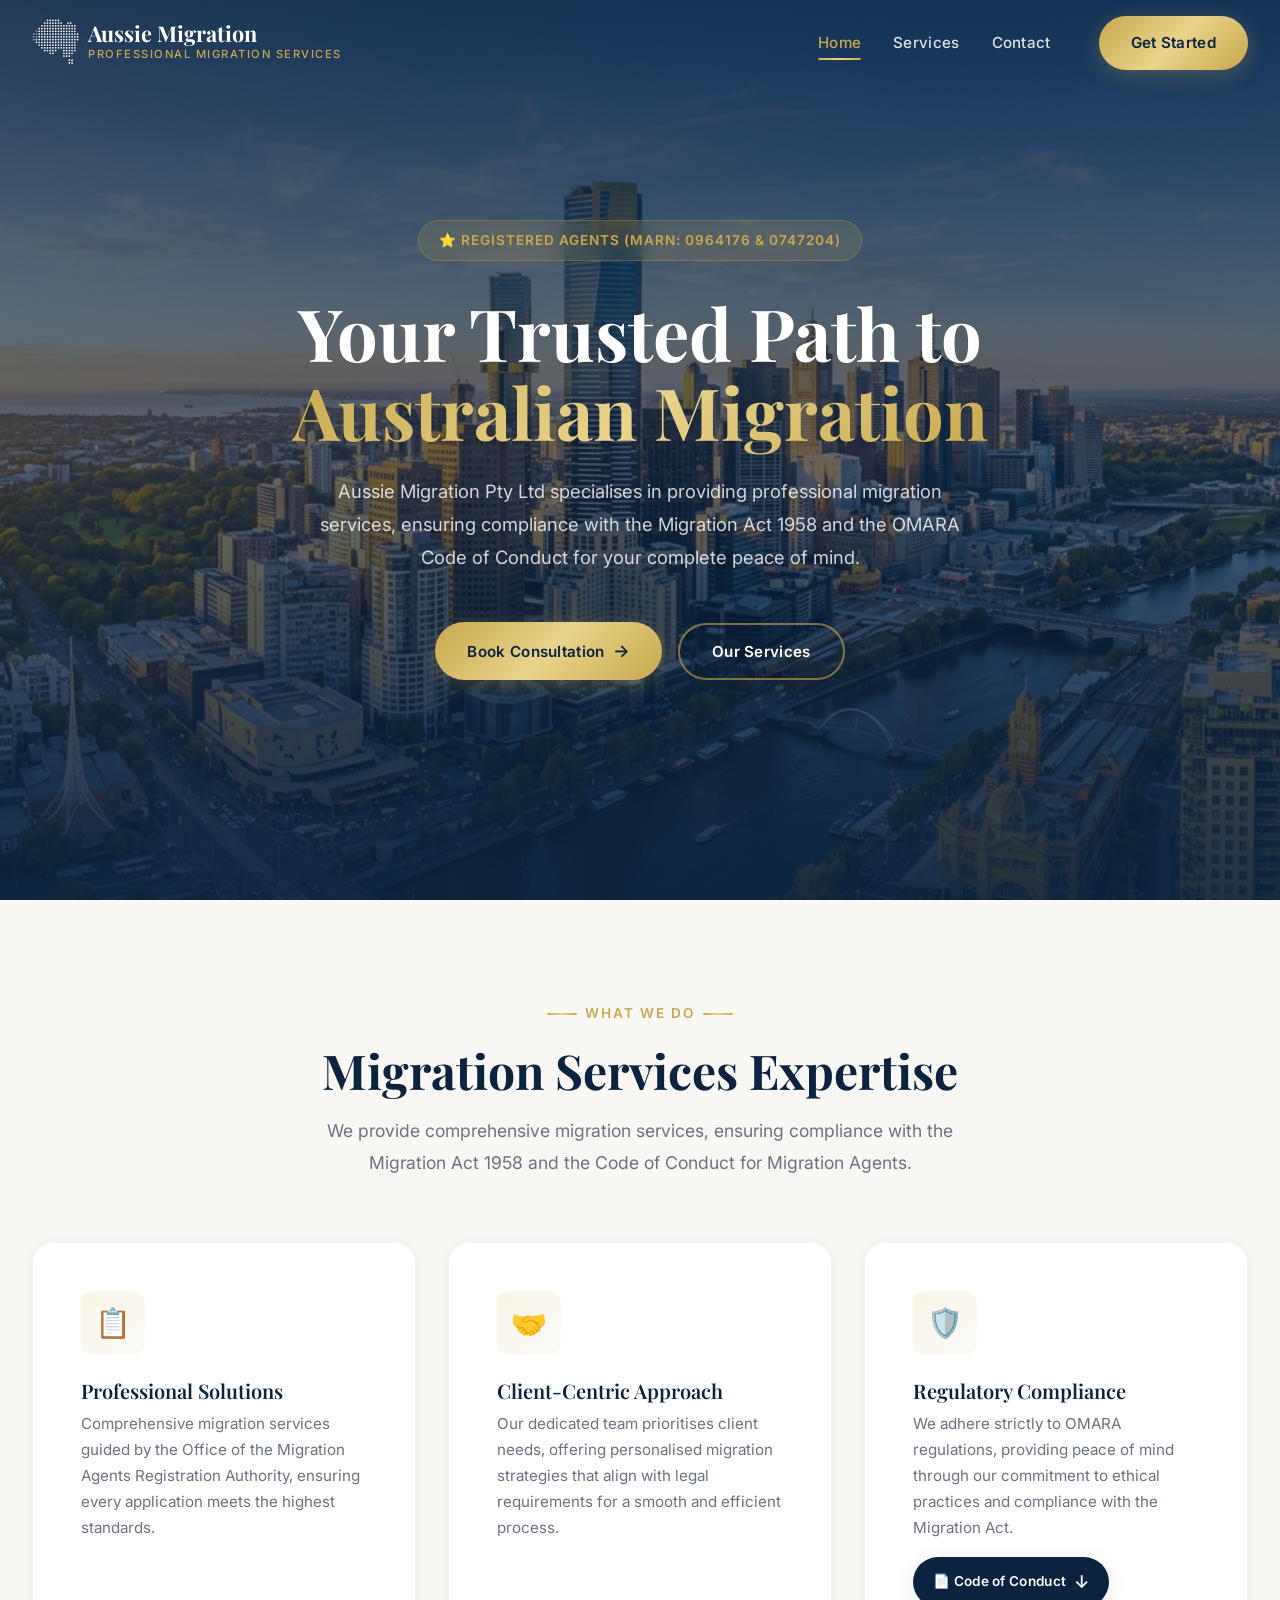
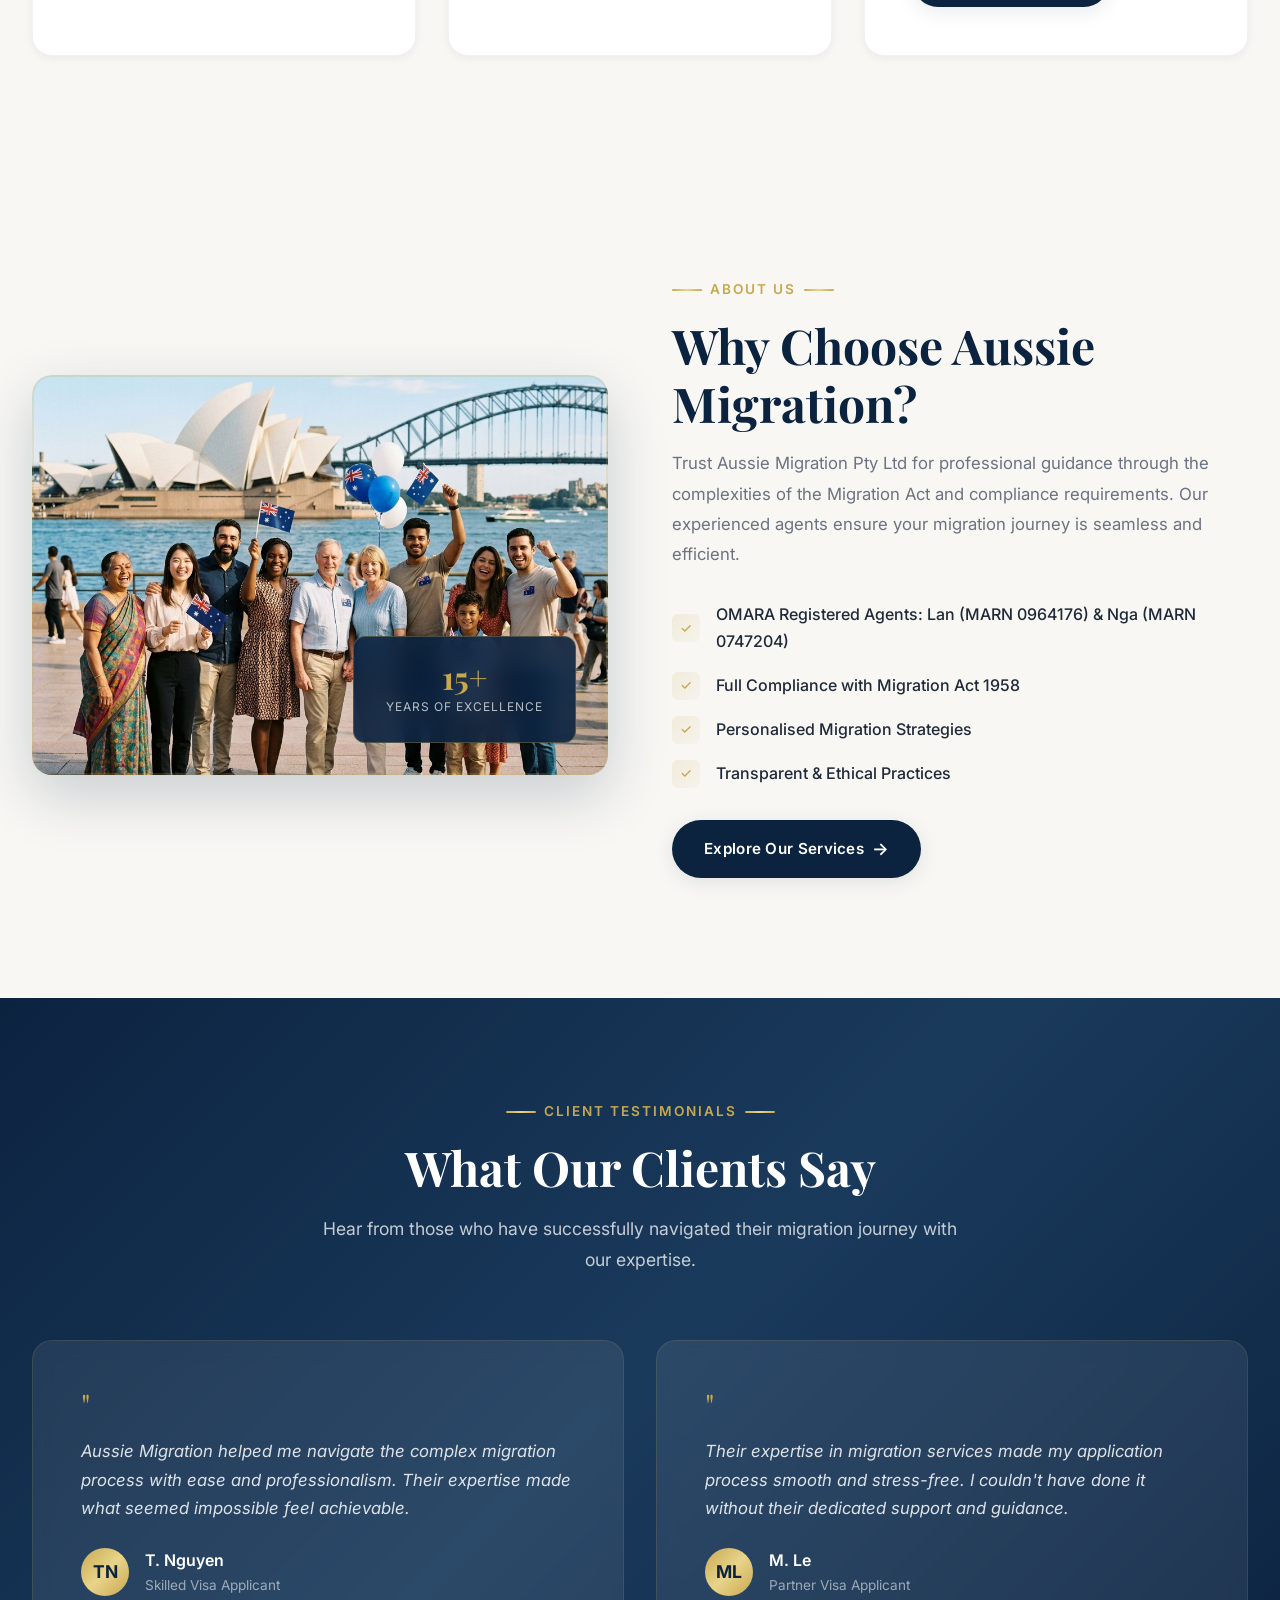
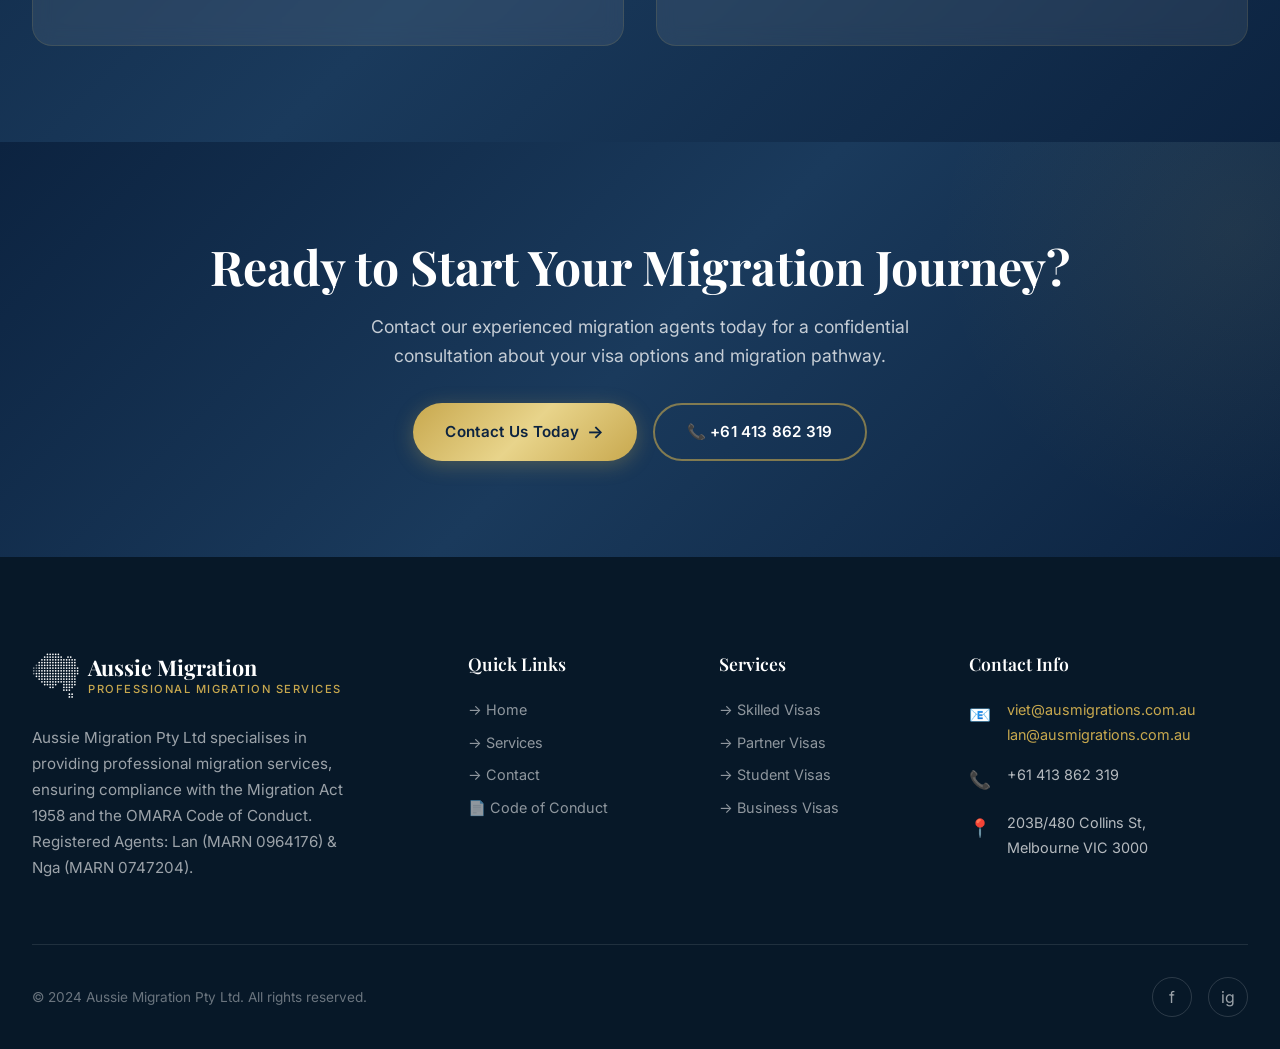
<file: index.html>
<!DOCTYPE html>
<html lang="en">
<head>
    <meta charset="UTF-8">
    <meta name="viewport" content="width=device-width, initial-scale=1.0">
    <title>Aussie Migration | Expert Migration Services in Melbourne</title>
    <meta name="description" content="Aussie Migration Pty Ltd provides professional migration services in Melbourne, ensuring compliance with the Migration Act 1958 and OMARA regulations. Trusted migration agents for visa applications.">
    <meta name="keywords" content="migration agent, migration services, Australian visa, Melbourne, OMARA, Migration Act, MARN 0964176, MARN 0747204">
    <meta name="robots" content="index, follow">
    <link rel="canonical" href="https://ausmigrations.com.au/">
    <link rel="stylesheet" href="styles.css">
    <link rel="icon" type="image/svg+xml" href="data:image/svg+xml,<svg xmlns='http://www.w3.org/2000/svg' viewBox='0 0 100 100'><text y='.9em' font-size='90'>🇦🇺</text></svg>">

    <!-- Open Graph / Facebook -->
    <meta property="og:type" content="website">
    <meta property="og:url" content="https://ausmigrations.com.au/">
    <meta property="og:title" content="Aussie Migration | Expert Migration Services in Melbourne">
    <meta property="og:description" content="Aussie Migration Pty Ltd provides professional migration services in Melbourne, ensuring compliance with the Migration Act 1958 and OMARA regulations. Trusted migration agents.">
    <meta property="og:image" content="https://ausmigrations.com.au/images/services-hero.png">

    <!-- Twitter -->
    <meta property="twitter:card" content="summary_large_image">
    <meta property="twitter:url" content="https://ausmigrations.com.au/">
    <meta property="twitter:title" content="Aussie Migration | Expert Migration Services in Melbourne">
    <meta property="twitter:description" content="Aussie Migration Pty Ltd provides professional migration services in Melbourne, ensuring compliance with the Migration Act 1958 and OMARA regulations. Trusted migration agents.">
    <meta property="twitter:image" content="https://ausmigrations.com.au/images/services-hero.png">

    <!-- JSON-LD LocalBusiness Schema -->
    <script type="application/ld+json">
    {
      "@context": "https://schema.org",
      "@type": "ProfessionalService",
      "name": "Aussie Migration Pty Ltd",
      "image": "https://ausmigrations.com.au/images/logo.svg",
      "@id": "https://ausmigrations.com.au/#professional-service",
      "url": "https://ausmigrations.com.au/",
      "telephone": "+61413862319",
      "priceRange": "$$",
      "address": {
        "@type": "PostalAddress",
        "streetAddress": "203B/480 Collins Street",
        "addressLocality": "Melbourne",
        "addressRegion": "VIC",
        "postalCode": "3000",
        "addressCountry": "AU"
      },
      "geo": {
        "@type": "GeoCoordinates",
        "latitude": -37.817345,
        "longitude": 144.960012
      },
      "openingHoursSpecification": {
        "@type": "OpeningHoursSpecification",
        "dayOfWeek": [
          "Monday",
          "Tuesday",
          "Wednesday",
          "Thursday",
          "Friday"
        ],
        "opens": "09:00",
        "closes": "17:00"
      },
      "sameAs": [
        "https://www.facebook.com/",
        "https://www.instagram.com/"
      ]
    }
    </script>
</head>
<body>
    <!-- Header -->
    <header class="header" id="header">
        <div class="container header-inner">
            <a href="index.html" class="logo" id="logo-home">
                <div class="logo-icon"><img src="images/logo-white.svg" alt="Aussie Migration Logo"></div>
                <div class="logo-text">
                    <span class="logo-name">Aussie Migration</span>
                    <span class="logo-tagline">Professional Migration Services</span>
                </div>
            </a>
            <nav>
                <div class="nav-overlay" id="nav-overlay"></div>
                <ul class="nav-links" id="nav-links">
                    <li><a href="index.html" class="nav-link active" id="nav-home">Home</a></li>
                    <li><a href="services.html" class="nav-link" id="nav-services">Services</a></li>
                    <li><a href="contact.html" class="nav-link" id="nav-contact">Contact</a></li>
                    <li><a href="contact.html" class="btn btn-primary nav-cta" id="nav-cta">Get Started</a></li>
                </ul>
                <button class="menu-toggle" id="menu-toggle" aria-label="Toggle navigation">
                    <span></span>
                    <span></span>
                    <span></span>
                </button>
            </nav>
        </div>
    </header>

    <!-- Hero Section -->
    <section class="hero" id="hero-section">
        <div class="hero-bg">
            <img src="images/hero-melbourne.png" alt="Melbourne Skyline" loading="eager">
        </div>
        <div class="hero-overlay"></div>
        <div class="hero-content">
            <div class="hero-badge">
                ⭐ Registered Agents (MARN: 0964176 & 0747204)
            </div>
            <h1 class="hero-title">
                Your Trusted Path to<br>
                <span class="highlight">Australian Migration</span>
            </h1>
            <p class="hero-description">
                Aussie Migration Pty Ltd specialises in providing professional migration services, 
                ensuring compliance with the Migration Act 1958 and the OMARA Code of Conduct 
                for your complete peace of mind.
            </p>
            <div class="hero-actions">
                <a href="contact.html" class="btn btn-primary" id="hero-cta-primary">
                    Book Consultation <span class="btn-icon">→</span>
                </a>
                <a href="services.html" class="btn btn-outline" id="hero-cta-secondary">
                    Our Services
                </a>
            </div>
        </div>
    </section>

    <!-- Services Overview -->
    <section class="section section-light" id="services-overview">
        <div class="container">
            <div class="section-header fade-in">
                <div class="section-label">What We Do</div>
                <h2 class="section-title">Migration Services Expertise</h2>
                <p class="section-subtitle">
                    We provide comprehensive migration services, ensuring compliance with the Migration Act 1958 
                    and the Code of Conduct for Migration Agents.
                </p>
            </div>
            <div class="features-grid">
                <div class="feature-card fade-in" id="feature-professional">
                    <div class="feature-icon">📋</div>
                    <h3 class="feature-title">Professional Solutions</h3>
                    <p class="feature-text">
                        Comprehensive migration services guided by the Office of the Migration Agents 
                        Registration Authority, ensuring every application meets the highest standards.
                    </p>
                </div>
                <div class="feature-card fade-in" id="feature-client">
                    <div class="feature-icon">🤝</div>
                    <h3 class="feature-title">Client-Centric Approach</h3>
                    <p class="feature-text">
                        Our dedicated team prioritises client needs, offering personalised migration strategies 
                        that align with legal requirements for a smooth and efficient process.
                    </p>
                </div>
                <div class="feature-card fade-in" id="feature-compliance">
                    <div class="feature-icon">🛡️</div>
                    <h3 class="feature-title">Regulatory Compliance</h3>
                    <p class="feature-text">
                        We adhere strictly to OMARA regulations, providing peace of mind through our commitment 
                        to ethical practices and compliance with the Migration Act.
                    </p>
                    <a href="Code-of-conduct-march-2022.pdf" class="btn btn-dark" target="_blank" rel="noopener" id="coc-download-feature" style="margin-top: 1rem; padding: 10px 20px; font-size: 0.85rem;">
                        📄 Code of Conduct <span class="btn-icon">↓</span>
                    </a>
                </div>
            </div>
        </div>
    </section>

    <!-- About Section -->
    <section class="section" id="about-section">
        <div class="container">
            <div class="about-grid">
                <div class="about-image fade-in-left">
                    <img src="images/services-hero.png" alt="Happy clients celebrating migration success">
                    <div class="about-badge">
                        <div class="about-badge-number">15+</div>
                        <div class="about-badge-label">Years of Excellence</div>
                    </div>
                </div>
                <div class="about-content fade-in-right">
                    <div class="section-label">About Us</div>
                    <h2 class="section-title">Why Choose Aussie Migration?</h2>
                    <p class="about-text">
                        Trust Aussie Migration Pty Ltd for professional guidance through the complexities 
                        of the Migration Act and compliance requirements. Our experienced agents ensure 
                        your migration journey is seamless and efficient.
                    </p>
                    <div class="about-list">
                        <div class="about-list-item">
                            <div class="about-list-icon">✓</div>
                            <span>OMARA Registered Agents: Lan (MARN 0964176) & Nga (MARN 0747204)</span>
                        </div>
                        <div class="about-list-item">
                            <div class="about-list-icon">✓</div>
                            <span>Full Compliance with Migration Act 1958</span>
                        </div>
                        <div class="about-list-item">
                            <div class="about-list-icon">✓</div>
                            <span>Personalised Migration Strategies</span>
                        </div>
                        <div class="about-list-item">
                            <div class="about-list-icon">✓</div>
                            <span>Transparent & Ethical Practices</span>
                        </div>
                    </div>
                    <a href="services.html" class="btn btn-dark" id="about-cta">
                        Explore Our Services <span class="btn-icon">→</span>
                    </a>
                </div>
            </div>
        </div>
    </section>

    <!-- Testimonials -->
    <section class="section section-dark" id="testimonials-section">
        <div class="container">
            <div class="section-header fade-in">
                <div class="section-label">Client Testimonials</div>
                <h2 class="section-title" style="color: var(--color-white);">What Our Clients Say</h2>
                <p class="section-subtitle">
                    Hear from those who have successfully navigated their migration journey with our expertise.
                </p>
            </div>
            <div class="testimonials-grid">
                <div class="testimonial-card fade-in" id="testimonial-1">
                    <div class="testimonial-quote">"</div>
                    <p class="testimonial-text">
                        Aussie Migration helped me navigate the complex migration process with ease and professionalism. 
                        Their expertise made what seemed impossible feel achievable.
                    </p>
                    <div class="testimonial-author">
                        <div class="testimonial-avatar">TN</div>
                        <div class="testimonial-info">
                            <span class="testimonial-name">T. Nguyen</span>
                            <span class="testimonial-role">Skilled Visa Applicant</span>
                        </div>
                    </div>
                </div>
                <div class="testimonial-card fade-in" id="testimonial-2">
                    <div class="testimonial-quote">"</div>
                    <p class="testimonial-text">
                        Their expertise in migration services made my application process smooth and stress-free. 
                        I couldn't have done it without their dedicated support and guidance.
                    </p>
                    <div class="testimonial-author">
                        <div class="testimonial-avatar">ML</div>
                        <div class="testimonial-info">
                            <span class="testimonial-name">M. Le</span>
                            <span class="testimonial-role">Partner Visa Applicant</span>
                        </div>
                    </div>
                </div>
            </div>
        </div>
    </section>

    <!-- CTA Section -->
    <section class="cta-section" id="cta-section">
        <div class="container cta-content fade-in">
            <h2 class="cta-title">Ready to Start Your Migration Journey?</h2>
            <p class="cta-text">
                Contact our experienced migration agents today for a confidential consultation 
                about your visa options and migration pathway.
            </p>
            <div class="cta-actions">
                <a href="contact.html" class="btn btn-primary" id="cta-contact">
                    Contact Us Today <span class="btn-icon">→</span>
                </a>
                <a href="tel:+61413862319" class="btn btn-outline" id="cta-call">
                    📞 +61 413 862 319
                </a>
            </div>
        </div>
    </section>

    <!-- Footer -->
    <footer class="footer" id="footer">
        <div class="container">
            <div class="footer-grid">
                <div class="footer-brand">
                    <a href="index.html" class="logo">
                        <div class="logo-icon"><img src="images/logo-white.svg" alt="Aussie Migration Logo"></div>
                        <div class="logo-text">
                            <span class="logo-name">Aussie Migration</span>
                            <span class="logo-tagline">Professional Migration Services</span>
                        </div>
                    </a>
                    <p class="footer-brand-text" style="margin-top: 1rem;">
                        Aussie Migration Pty Ltd specialises in providing professional migration services, 
                        ensuring compliance with the Migration Act 1958 and the OMARA Code of Conduct. Registered Agents: Lan (MARN 0964176) & Nga (MARN 0747204).
                    </p>
                </div>
                <div>
                    <h4 class="footer-title">Quick Links</h4>
                    <ul class="footer-links">
                        <li><a href="index.html" class="footer-link" id="footer-home">→ Home</a></li>
                        <li><a href="services.html" class="footer-link" id="footer-services">→ Services</a></li>
                        <li><a href="contact.html" class="footer-link" id="footer-contact">→ Contact</a></li>
                        <li><a href="Code-of-conduct-march-2022.pdf" class="footer-link" id="footer-coc" target="_blank" rel="noopener">📄 Code of Conduct</a></li>
                    </ul>
                </div>
                <div>
                    <h4 class="footer-title">Services</h4>
                    <ul class="footer-links">
                        <li><a href="services.html" class="footer-link">→ Skilled Visas</a></li>
                        <li><a href="services.html" class="footer-link">→ Partner Visas</a></li>
                        <li><a href="services.html" class="footer-link">→ Student Visas</a></li>
                        <li><a href="services.html" class="footer-link">→ Business Visas</a></li>
                    </ul>
                </div>
                <div>
                    <h4 class="footer-title">Contact Info</h4>
                    <div class="footer-contact-item">
                        <span class="footer-contact-icon">📧</span>
                        <div>
                            <a href="mailto:viet@ausmigrations.com.au" style="color: var(--color-accent);">viet@ausmigrations.com.au</a><br>
                            <a href="mailto:lan@ausmigrations.com.au" style="color: var(--color-accent);">lan@ausmigrations.com.au</a>
                        </div>
                    </div>
                    <div class="footer-contact-item">
                        <span class="footer-contact-icon">📞</span>
                        <div>
                            <a href="tel:+61413862319" style="color: rgba(255,255,255,0.7);">+61 413 862 319</a>
                        </div>
                    </div>
                    <div class="footer-contact-item">
                        <span class="footer-contact-icon">📍</span>
                        <span>203B/480 Collins St,<br>Melbourne VIC 3000</span>
                    </div>
                </div>
            </div>
            <div class="footer-bottom">
                <span>© 2024 Aussie Migration Pty Ltd. All rights reserved.</span>
                <div class="footer-social">
                    <a href="https://www.facebook.com/" class="footer-social-link" id="social-facebook" aria-label="Facebook" target="_blank" rel="noopener">f</a>
                    <a href="https://www.instagram.com/" class="footer-social-link" id="social-instagram" aria-label="Instagram" target="_blank" rel="noopener">ig</a>
                </div>
            </div>
        </div>
    </footer>

    <script src="script.js"></script>
</body>
</html>
</file>
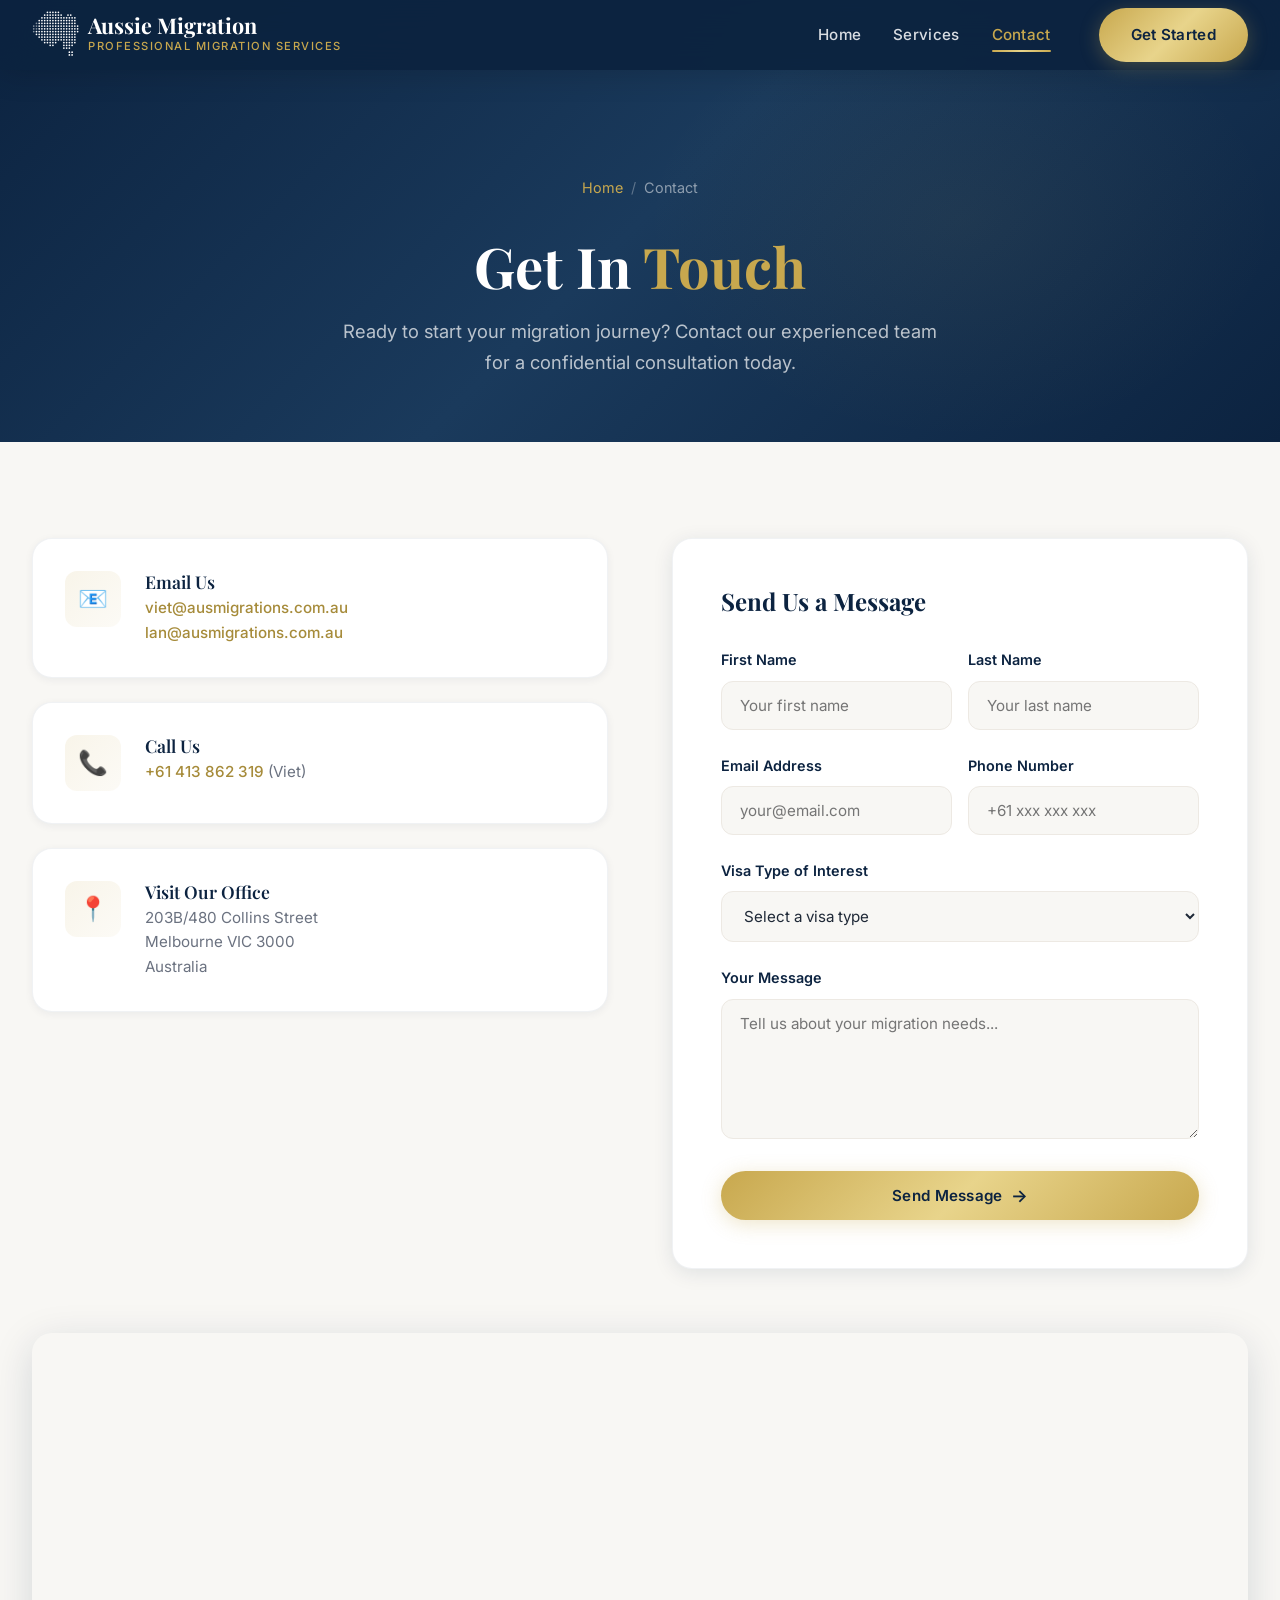
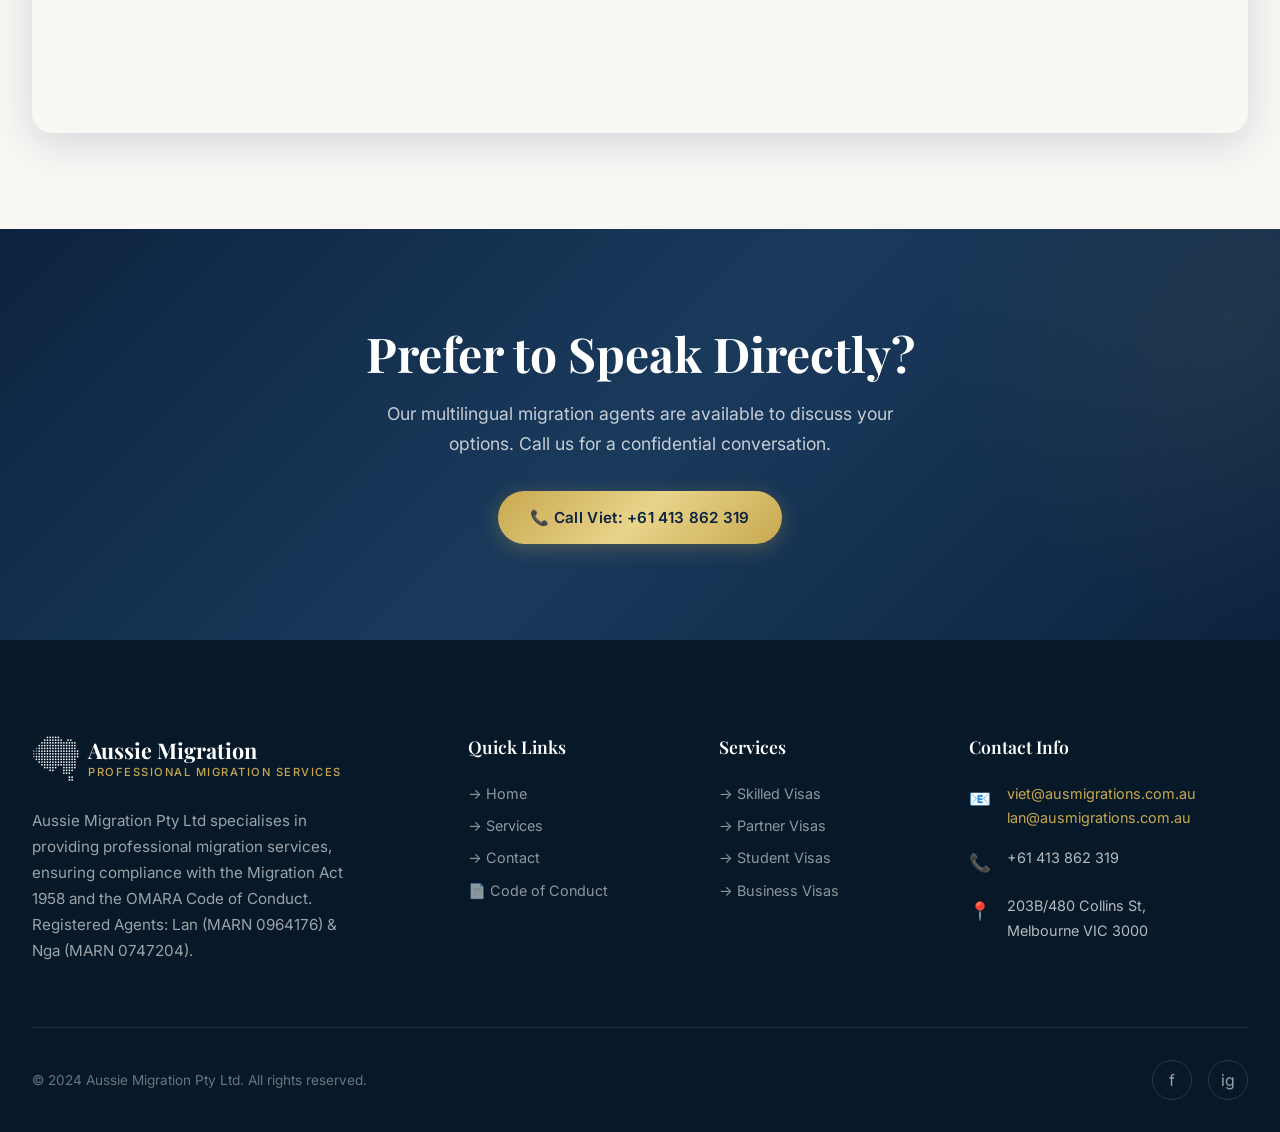
<file: contact.html>
<!DOCTYPE html>
<html lang="en">
<head>
    <meta charset="UTF-8">
    <meta name="viewport" content="width=device-width, initial-scale=1.0">
    <title>Contact | Aussie Migration – Get In Touch</title>
    <meta name="description" content="Contact Aussie Migration for expert migration consultation. Located at 203B/480 Collins St, Melbourne. Call +61 413 862 319 or email viet@ausmigrations.com.au">
    <meta name="keywords" content="contact migration agent, Melbourne migration, Aussie Migration contact, migration consultation, MARN 0964176, MARN 0747204">
    <meta name="robots" content="index, follow">
    <link rel="canonical" href="https://ausmigrations.com.au/contact.html">
    <link rel="stylesheet" href="styles.css">
    <link rel="icon" type="image/svg+xml" href="data:image/svg+xml,<svg xmlns='http://www.w3.org/2000/svg' viewBox='0 0 100 100'><text y='.9em' font-size='90'>🇦🇺</text></svg>">

    <!-- Open Graph / Facebook -->
    <meta property="og:type" content="website">
    <meta property="og:url" content="https://ausmigrations.com.au/contact.html">
    <meta property="og:title" content="Contact | Aussie Migration – Get In Touch">
    <meta property="og:description" content="Contact Aussie Migration for expert migration consultation. Located at 203B/480 Collins St, Melbourne. Call +61 413 862 319 or email viet@ausmigrations.com.au">
    <meta property="og:image" content="https://ausmigrations.com.au/images/services-hero.png">

    <!-- Twitter -->
    <meta property="twitter:card" content="summary_large_image">
    <meta property="twitter:url" content="https://ausmigrations.com.au/contact.html">
    <meta property="twitter:title" content="Contact | Aussie Migration – Get In Touch">
    <meta property="twitter:description" content="Contact Aussie Migration for expert migration consultation. Located at 203B/480 Collins St, Melbourne. Call +61 413 862 319 or email viet@ausmigrations.com.au">
    <meta property="twitter:image" content="https://ausmigrations.com.au/images/services-hero.png">
</head>
<body>
    <!-- Header -->
    <header class="header scrolled" id="header">
        <div class="container header-inner">
            <a href="index.html" class="logo" id="logo-home">
                <div class="logo-icon"><img src="images/logo-white.svg" alt="Aussie Migration Logo"></div>
                <div class="logo-text">
                    <span class="logo-name">Aussie Migration</span>
                    <span class="logo-tagline">Professional Migration Services</span>
                </div>
            </a>
            <nav>
                <div class="nav-overlay" id="nav-overlay"></div>
                <ul class="nav-links" id="nav-links">
                    <li><a href="index.html" class="nav-link" id="nav-home">Home</a></li>
                    <li><a href="services.html" class="nav-link" id="nav-services">Services</a></li>
                    <li><a href="contact.html" class="nav-link active" id="nav-contact">Contact</a></li>
                    <li><a href="contact.html" class="btn btn-primary nav-cta" id="nav-cta">Get Started</a></li>
                </ul>
                <button class="menu-toggle" id="menu-toggle" aria-label="Toggle navigation">
                    <span></span>
                    <span></span>
                    <span></span>
                </button>
            </nav>
        </div>
    </header>

    <!-- Page Hero -->
    <section class="page-hero" id="page-hero">
        <div class="container page-hero-content">
            <div class="breadcrumb">
                <a href="index.html">Home</a>
                <span class="separator">/</span>
                <span>Contact</span>
            </div>
            <h1 class="page-hero-title">Get In <span class="text-accent">Touch</span></h1>
            <p class="page-hero-subtitle">
                Ready to start your migration journey? Contact our experienced team 
                for a confidential consultation today.
            </p>
        </div>
    </section>

    <!-- Contact Section -->
    <section class="section section-light" id="contact-section">
        <div class="container">
            <div class="contact-grid">
                <!-- Contact Info Cards -->
                <div class="contact-info-cards fade-in-left">
                    <div class="contact-card" id="contact-email">
                        <div class="contact-card-icon">📧</div>
                        <div>
                            <h3 class="contact-card-title">Email Us</h3>
                            <p class="contact-card-text">
                                <a href="mailto:viet@ausmigrations.com.au">viet@ausmigrations.com.au</a><br>
                                <a href="mailto:lan@ausmigrations.com.au">lan@ausmigrations.com.au</a>
                            </p>
                        </div>
                    </div>
                    <div class="contact-card" id="contact-phone">
                        <div class="contact-card-icon">📞</div>
                        <div>
                            <h3 class="contact-card-title">Call Us</h3>
                            <p class="contact-card-text">
                                <a href="tel:+61413862319">+61 413 862 319</a> (Viet)
                            </p>
                        </div>
                    </div>
                    <div class="contact-card" id="contact-location">
                        <div class="contact-card-icon">📍</div>
                        <div>
                            <h3 class="contact-card-title">Visit Our Office</h3>
                            <p class="contact-card-text">
                                203B/480 Collins Street<br>
                                Melbourne VIC 3000<br>
                                Australia
                            </p>
                        </div>
                    </div>
                </div>

                <!-- Contact Form -->
                <div class="contact-form fade-in-right" id="contact-form-wrapper">
                    <h3>Send Us a Message</h3>
                    <form id="contact-form" action="#" method="POST">
                        <div class="form-row">
                            <div class="form-group">
                                <label for="firstName" class="form-label">First Name</label>
                                <input type="text" id="firstName" name="firstName" class="form-input" placeholder="Your first name" required>
                            </div>
                            <div class="form-group">
                                <label for="lastName" class="form-label">Last Name</label>
                                <input type="text" id="lastName" name="lastName" class="form-input" placeholder="Your last name" required>
                            </div>
                        </div>
                        <div class="form-row">
                            <div class="form-group">
                                <label for="email" class="form-label">Email Address</label>
                                <input type="email" id="email" name="email" class="form-input" placeholder="your@email.com" required>
                            </div>
                            <div class="form-group">
                                <label for="phone" class="form-label">Phone Number</label>
                                <input type="tel" id="phone" name="phone" class="form-input" placeholder="+61 xxx xxx xxx">
                            </div>
                        </div>
                        <div class="form-group">
                            <label for="visaType" class="form-label">Visa Type of Interest</label>
                            <select id="visaType" name="visaType" class="form-input" required>
                                <option value="" disabled selected>Select a visa type</option>
                                <option value="skilled">Skilled Visa</option>
                                <option value="partner">Partner Visa</option>
                                <option value="student">Student Visa</option>
                                <option value="business">Business Visa</option>
                                <option value="employer">Employer Sponsored</option>
                                <option value="citizenship">Citizenship</option>
                                <option value="other">Other</option>
                            </select>
                        </div>
                        <div class="form-group">
                            <label for="message" class="form-label">Your Message</label>
                            <textarea id="message" name="message" class="form-textarea" placeholder="Tell us about your migration needs..." required></textarea>
                        </div>
                        <button type="submit" class="btn btn-primary" id="form-submit" style="width: 100%;">
                            Send Message <span class="btn-icon">→</span>
                        </button>
                    </form>
                </div>
            </div>

            <!-- Map -->
            <div class="map-section fade-in" id="map-section">
                <iframe 
                    src="https://maps.google.com/maps?q=203b/480%20Collins%20St,%20Melbourne%20VIC%203000&t=&z=16&ie=UTF8&iwloc=&output=embed"
                    allowfullscreen=""
                    loading="lazy"
                    referrerpolicy="no-referrer-when-downgrade"
                    title="Aussie Migration Office Location">
                </iframe>
            </div>
        </div>
    </section>

    <!-- CTA Section -->
    <section class="cta-section" id="cta-section">
        <div class="container cta-content fade-in">
            <h2 class="cta-title">Prefer to Speak Directly?</h2>
            <p class="cta-text">
                Our multilingual migration agents are available to discuss your options. 
                Call us for a confidential conversation.
            </p>
            <div class="cta-actions">
                <a href="tel:+61413862319" class="btn btn-primary" id="cta-call-viet">
                    📞 Call Viet: +61 413 862 319
                </a>
            </div>
        </div>
    </section>

    <!-- Footer -->
    <footer class="footer" id="footer">
        <div class="container">
            <div class="footer-grid">
                <div class="footer-brand">
                    <a href="index.html" class="logo">
                        <div class="logo-icon"><img src="images/logo-white.svg" alt="Aussie Migration Logo"></div>
                        <div class="logo-text">
                            <span class="logo-name">Aussie Migration</span>
                            <span class="logo-tagline">Professional Migration Services</span>
                        </div>
                    </a>
                    <p class="footer-brand-text" style="margin-top: 1rem;">
                        Aussie Migration Pty Ltd specialises in providing professional migration services, 
                        ensuring compliance with the Migration Act 1958 and the OMARA Code of Conduct. Registered Agents: Lan (MARN 0964176) & Nga (MARN 0747204).
                    </p>
                </div>
                <div>
                    <h4 class="footer-title">Quick Links</h4>
                    <ul class="footer-links">
                        <li><a href="index.html" class="footer-link">→ Home</a></li>
                        <li><a href="services.html" class="footer-link">→ Services</a></li>
                        <li><a href="contact.html" class="footer-link">→ Contact</a></li>
                        <li><a href="Code-of-conduct-march-2022.pdf" class="footer-link" target="_blank" rel="noopener">📄 Code of Conduct</a></li>
                    </ul>
                </div>
                <div>
                    <h4 class="footer-title">Services</h4>
                    <ul class="footer-links">
                        <li><a href="services.html" class="footer-link">→ Skilled Visas</a></li>
                        <li><a href="services.html" class="footer-link">→ Partner Visas</a></li>
                        <li><a href="services.html" class="footer-link">→ Student Visas</a></li>
                        <li><a href="services.html" class="footer-link">→ Business Visas</a></li>
                    </ul>
                </div>
                <div>
                    <h4 class="footer-title">Contact Info</h4>
                    <div class="footer-contact-item">
                        <span class="footer-contact-icon">📧</span>
                        <div>
                            <a href="mailto:viet@ausmigrations.com.au" style="color: var(--color-accent);">viet@ausmigrations.com.au</a><br>
                            <a href="mailto:lan@ausmigrations.com.au" style="color: var(--color-accent);">lan@ausmigrations.com.au</a>
                        </div>
                    </div>
                    <div class="footer-contact-item">
                        <span class="footer-contact-icon">📞</span>
                        <div>
                            <a href="tel:+61413862319" style="color: rgba(255,255,255,0.7);">+61 413 862 319</a>
                        </div>
                    </div>
                    <div class="footer-contact-item">
                        <span class="footer-contact-icon">📍</span>
                        <span>203B/480 Collins St,<br>Melbourne VIC 3000</span>
                    </div>
                </div>
            </div>
            <div class="footer-bottom">
                <span>© 2024 Aussie Migration Pty Ltd. All rights reserved.</span>
                <div class="footer-social">
                    <a href="https://www.facebook.com/" class="footer-social-link" aria-label="Facebook" target="_blank" rel="noopener">f</a>
                    <a href="https://www.instagram.com/" class="footer-social-link" aria-label="Instagram" target="_blank" rel="noopener">ig</a>
                </div>
            </div>
        </div>
    </footer>

    <script src="script.js"></script>
</body>
</html>
</file>
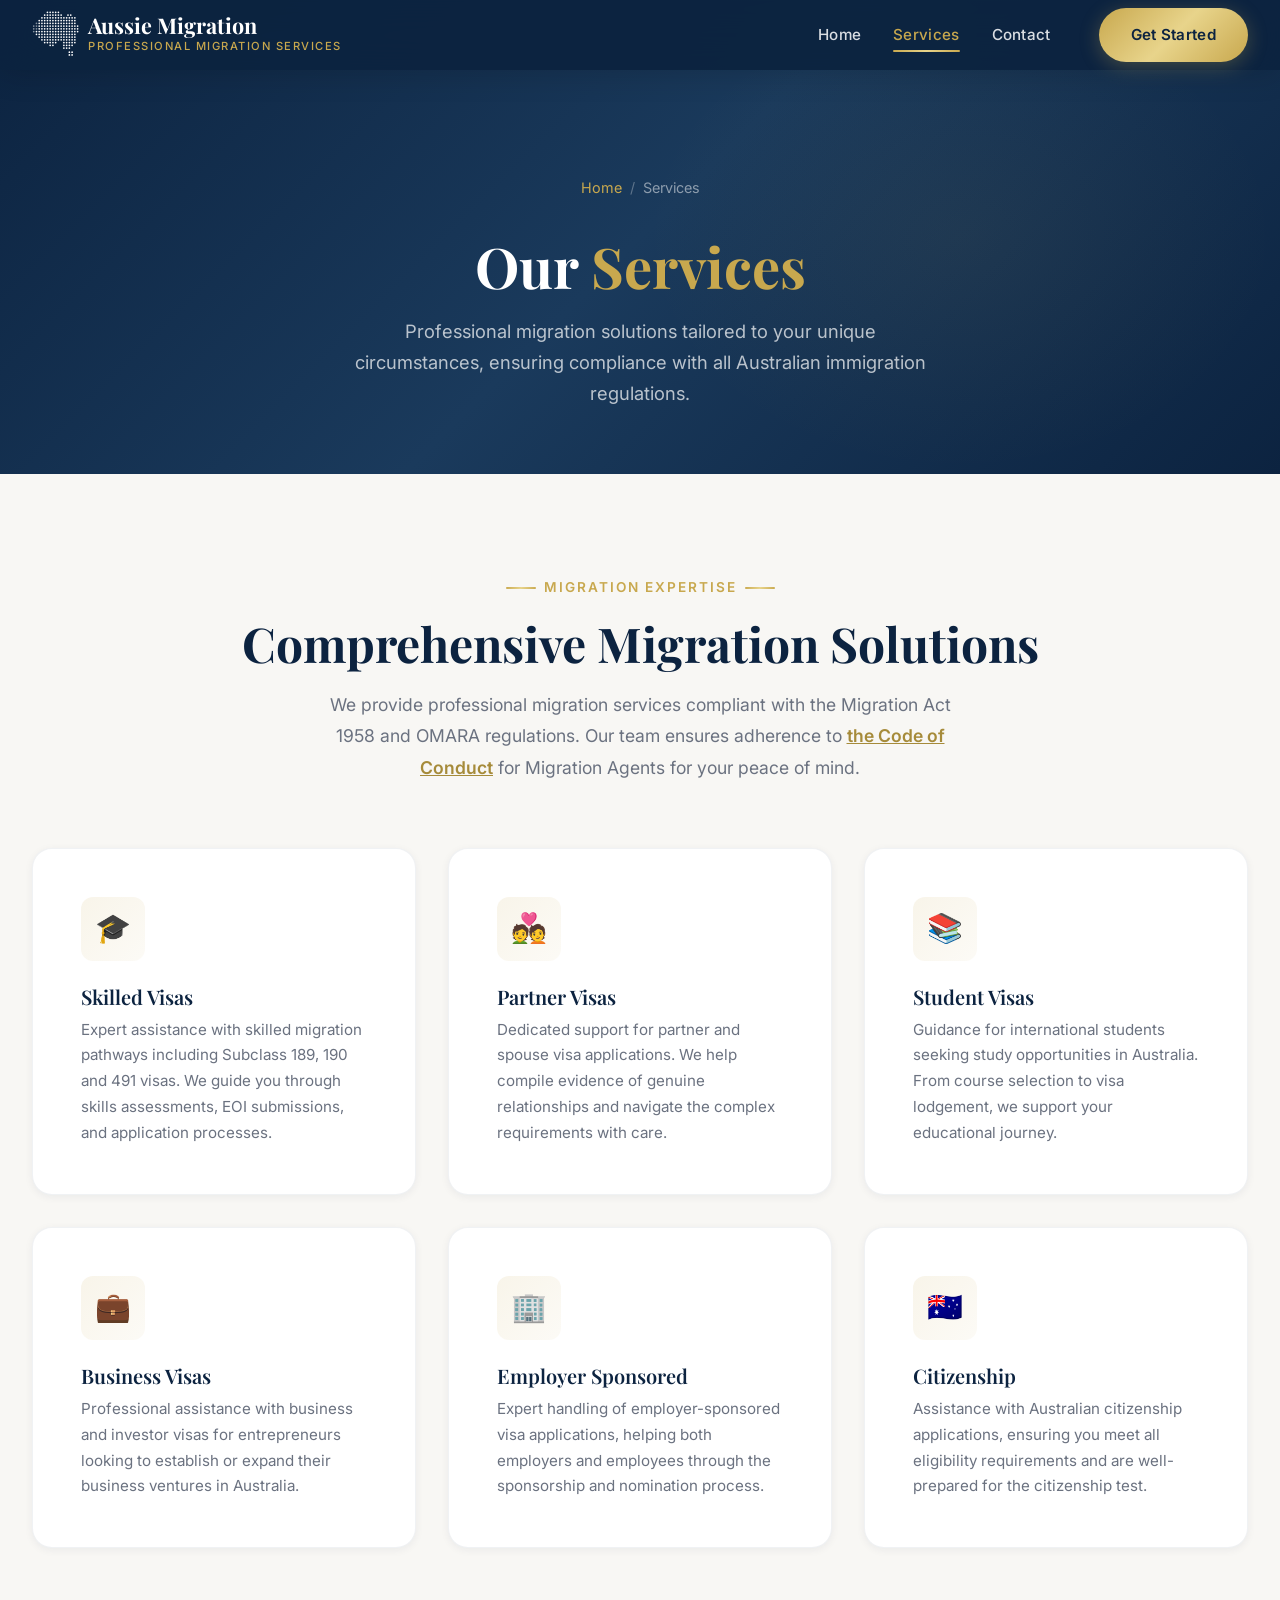
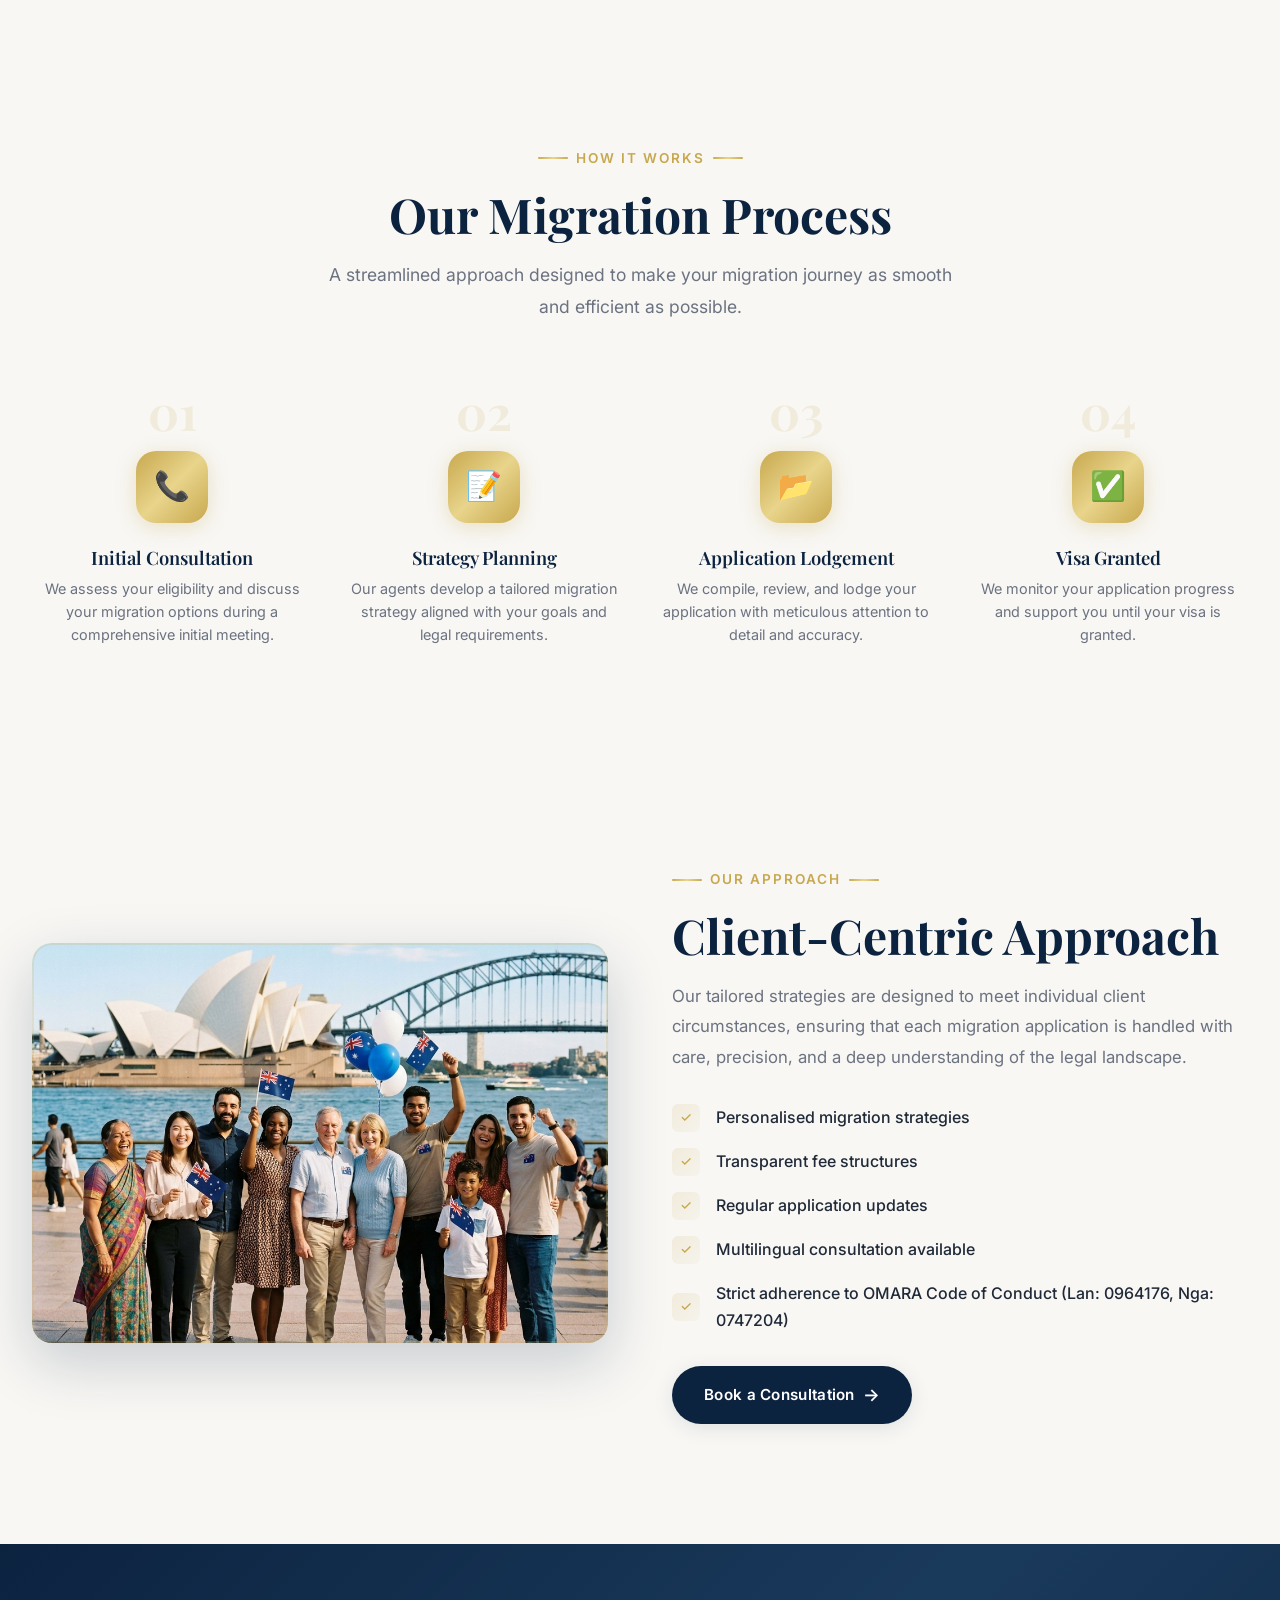
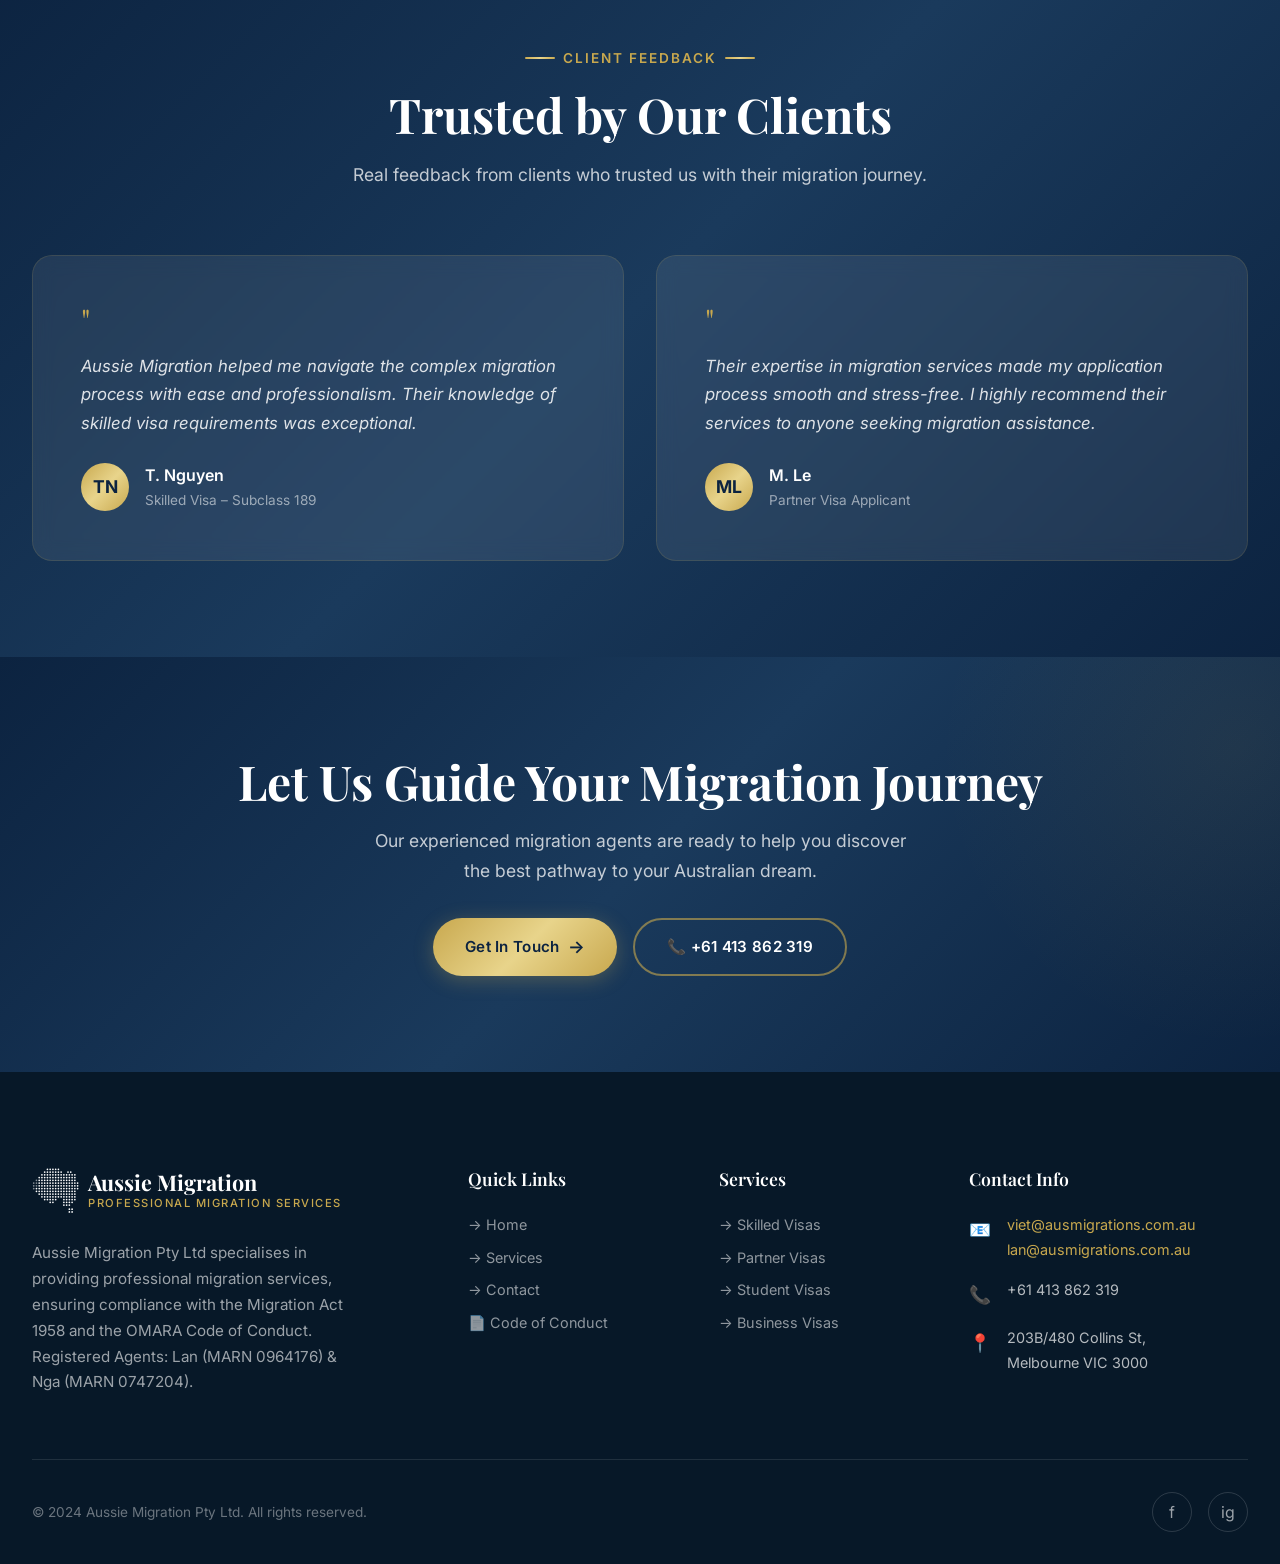
<file: services.html>
<!DOCTYPE html>
<html lang="en">
<head>
    <meta charset="UTF-8">
    <meta name="viewport" content="width=device-width, initial-scale=1.0">
    <title>Services | Aussie Migration – Professional Migration Solutions</title>
    <meta name="description" content="Explore our comprehensive migration services including skilled visas, partner visas, student visas, and business visas. OMARA registered migration agents in Melbourne.">
    <meta name="keywords" content="migration services, skilled visa, partner visa, student visa, business visa, OMARA, Melbourne migration agent, MARN 0964176, MARN 0747204">
    <meta name="robots" content="index, follow">
    <link rel="canonical" href="https://ausmigrations.com.au/services.html">
    <link rel="stylesheet" href="styles.css">
    <link rel="icon" type="image/svg+xml" href="data:image/svg+xml,<svg xmlns='http://www.w3.org/2000/svg' viewBox='0 0 100 100'><text y='.9em' font-size='90'>🇦🇺</text></svg>">

    <!-- Open Graph / Facebook -->
    <meta property="og:type" content="website">
    <meta property="og:url" content="https://ausmigrations.com.au/services.html">
    <meta property="og:title" content="Services | Aussie Migration – Professional Migration Solutions">
    <meta property="og:description" content="Explore our comprehensive migration services including skilled visas, partner visas, student visas, and business visas. OMARA registered migration agents in Melbourne.">
    <meta property="og:image" content="https://ausmigrations.com.au/images/services-hero.png">

    <!-- Twitter -->
    <meta property="twitter:card" content="summary_large_image">
    <meta property="twitter:url" content="https://ausmigrations.com.au/services.html">
    <meta property="twitter:title" content="Services | Aussie Migration – Professional Migration Solutions">
    <meta property="twitter:description" content="Explore our comprehensive migration services including skilled visas, partner visas, student visas, and business visas. OMARA registered migration agents in Melbourne.">
    <meta property="twitter:image" content="https://ausmigrations.com.au/images/services-hero.png">
</head>
<body>
    <!-- Header -->
    <header class="header scrolled" id="header">
        <div class="container header-inner">
            <a href="index.html" class="logo" id="logo-home">
                <div class="logo-icon"><img src="images/logo-white.svg" alt="Aussie Migration Logo"></div>
                <div class="logo-text">
                    <span class="logo-name">Aussie Migration</span>
                    <span class="logo-tagline">Professional Migration Services</span>
                </div>
            </a>
            <nav>
                <div class="nav-overlay" id="nav-overlay"></div>
                <ul class="nav-links" id="nav-links">
                    <li><a href="index.html" class="nav-link" id="nav-home">Home</a></li>
                    <li><a href="services.html" class="nav-link active" id="nav-services">Services</a></li>
                    <li><a href="contact.html" class="nav-link" id="nav-contact">Contact</a></li>
                    <li><a href="contact.html" class="btn btn-primary nav-cta" id="nav-cta">Get Started</a></li>
                </ul>
                <button class="menu-toggle" id="menu-toggle" aria-label="Toggle navigation">
                    <span></span>
                    <span></span>
                    <span></span>
                </button>
            </nav>
        </div>
    </header>

    <!-- Page Hero -->
    <section class="page-hero" id="page-hero">
        <div class="container page-hero-content">
            <div class="breadcrumb">
                <a href="index.html">Home</a>
                <span class="separator">/</span>
                <span>Services</span>
            </div>
            <h1 class="page-hero-title">Our <span class="text-accent">Services</span></h1>
            <p class="page-hero-subtitle">
                Professional migration solutions tailored to your unique circumstances, 
                ensuring compliance with all Australian immigration regulations.
            </p>
        </div>
    </section>

    <!-- Services Overview -->
    <section class="section section-light" id="services-intro">
        <div class="container">
            <div class="section-header fade-in">
                <div class="section-label">Migration Expertise</div>
                <h2 class="section-title">Comprehensive Migration Solutions</h2>
                <p class="section-subtitle">
                    We provide professional migration services compliant with the Migration Act 1958 and OMARA regulations.
                    Our team ensures adherence to <a href="Code-of-conduct-march-2022.pdf" target="_blank" rel="noopener" style="color: var(--color-accent-dark); font-weight: 600; text-decoration: underline;">the Code of Conduct</a> for Migration Agents for your peace of mind.
                </p>
            </div>
            <div class="features-grid">
                <div class="feature-card fade-in" id="service-skilled">
                    <div class="feature-icon">🎓</div>
                    <h3 class="feature-title">Skilled Visas</h3>
                    <p class="feature-text">
                        Expert assistance with skilled migration pathways including Subclass 189, 190 and 491 visas. 
                        We guide you through skills assessments, EOI submissions, and application processes.
                    </p>
                </div>
                <div class="feature-card fade-in" id="service-partner">
                    <div class="feature-icon">💑</div>
                    <h3 class="feature-title">Partner Visas</h3>
                    <p class="feature-text">
                        Dedicated support for partner and spouse visa applications. We help compile evidence 
                        of genuine relationships and navigate the complex requirements with care.
                    </p>
                </div>
                <div class="feature-card fade-in" id="service-student">
                    <div class="feature-icon">📚</div>
                    <h3 class="feature-title">Student Visas</h3>
                    <p class="feature-text">
                        Guidance for international students seeking study opportunities in Australia. 
                        From course selection to visa lodgement, we support your educational journey.
                    </p>
                </div>
                <div class="feature-card fade-in" id="service-business">
                    <div class="feature-icon">💼</div>
                    <h3 class="feature-title">Business Visas</h3>
                    <p class="feature-text">
                        Professional assistance with business and investor visas for entrepreneurs 
                        looking to establish or expand their business ventures in Australia.
                    </p>
                </div>
                <div class="feature-card fade-in" id="service-employer">
                    <div class="feature-icon">🏢</div>
                    <h3 class="feature-title">Employer Sponsored</h3>
                    <p class="feature-text">
                        Expert handling of employer-sponsored visa applications, helping both employers 
                        and employees through the sponsorship and nomination process.
                    </p>
                </div>
                <div class="feature-card fade-in" id="service-citizenship">
                    <div class="feature-icon">🇦🇺</div>
                    <h3 class="feature-title">Citizenship</h3>
                    <p class="feature-text">
                        Assistance with Australian citizenship applications, ensuring you meet all eligibility 
                        requirements and are well-prepared for the citizenship test.
                    </p>
                </div>
            </div>
        </div>
    </section>

    <!-- Our Process -->
    <section class="section" id="process-section">
        <div class="container">
            <div class="section-header fade-in">
                <div class="section-label">How It Works</div>
                <h2 class="section-title">Our Migration Process</h2>
                <p class="section-subtitle">
                    A streamlined approach designed to make your migration journey as smooth and efficient as possible.
                </p>
            </div>
            <div class="process-grid">
                <div class="process-step fade-in" id="step-1">
                    <div class="process-step-icon">📞</div>
                    <h3 class="process-step-title">Initial Consultation</h3>
                    <p class="process-step-text">
                        We assess your eligibility and discuss your migration options during a comprehensive initial meeting.
                    </p>
                </div>
                <div class="process-step fade-in" id="step-2">
                    <div class="process-step-icon">📝</div>
                    <h3 class="process-step-title">Strategy Planning</h3>
                    <p class="process-step-text">
                        Our agents develop a tailored migration strategy aligned with your goals and legal requirements.
                    </p>
                </div>
                <div class="process-step fade-in" id="step-3">
                    <div class="process-step-icon">📂</div>
                    <h3 class="process-step-title">Application Lodgement</h3>
                    <p class="process-step-text">
                        We compile, review, and lodge your application with meticulous attention to detail and accuracy.
                    </p>
                </div>
                <div class="process-step fade-in" id="step-4">
                    <div class="process-step-icon">✅</div>
                    <h3 class="process-step-title">Visa Granted</h3>
                    <p class="process-step-text">
                        We monitor your application progress and support you until your visa is granted.
                    </p>
                </div>
            </div>
        </div>
    </section>

    <!-- Client-Centric Section -->
    <section class="section section-light" id="approach-section">
        <div class="container">
            <div class="about-grid">
                <div class="about-image fade-in-left">
                    <img src="images/services-hero.png" alt="Diverse group celebrating migration success">
                </div>
                <div class="about-content fade-in-right">
                    <div class="section-label">Our Approach</div>
                    <h2 class="section-title">Client-Centric Approach</h2>
                    <p class="about-text">
                        Our tailored strategies are designed to meet individual client circumstances, 
                        ensuring that each migration application is handled with care, precision, and 
                        a deep understanding of the legal landscape.
                    </p>
                    <div class="about-list">
                        <div class="about-list-item">
                            <div class="about-list-icon">✓</div>
                            <span>Personalised migration strategies</span>
                        </div>
                        <div class="about-list-item">
                            <div class="about-list-icon">✓</div>
                            <span>Transparent fee structures</span>
                        </div>
                        <div class="about-list-item">
                            <div class="about-list-icon">✓</div>
                            <span>Regular application updates</span>
                        </div>
                        <div class="about-list-item">
                            <div class="about-list-icon">✓</div>
                            <span>Multilingual consultation available</span>
                        </div>
                        <div class="about-list-item">
                            <div class="about-list-icon">✓</div>
                            <span>Strict adherence to OMARA Code of Conduct (Lan: 0964176, Nga: 0747204)</span>
                        </div>
                    </div>
                    <a href="contact.html" class="btn btn-dark" id="approach-cta">
                        Book a Consultation <span class="btn-icon">→</span>
                    </a>
                </div>
            </div>
        </div>
    </section>

    <!-- Testimonials -->
    <section class="section section-dark" id="testimonials-section">
        <div class="container">
            <div class="section-header fade-in">
                <div class="section-label">Client Feedback</div>
                <h2 class="section-title" style="color: var(--color-white);">Trusted by Our Clients</h2>
                <p class="section-subtitle">
                    Real feedback from clients who trusted us with their migration journey.
                </p>
            </div>
            <div class="testimonials-grid">
                <div class="testimonial-card fade-in" id="testimonial-1">
                    <div class="testimonial-quote">"</div>
                    <p class="testimonial-text">
                        Aussie Migration helped me navigate the complex migration process with ease and professionalism. 
                        Their knowledge of skilled visa requirements was exceptional.
                    </p>
                    <div class="testimonial-author">
                        <div class="testimonial-avatar">TN</div>
                        <div class="testimonial-info">
                            <span class="testimonial-name">T. Nguyen</span>
                            <span class="testimonial-role">Skilled Visa – Subclass 189</span>
                        </div>
                    </div>
                </div>
                <div class="testimonial-card fade-in" id="testimonial-2">
                    <div class="testimonial-quote">"</div>
                    <p class="testimonial-text">
                        Their expertise in migration services made my application process smooth and stress-free. 
                        I highly recommend their services to anyone seeking migration assistance.
                    </p>
                    <div class="testimonial-author">
                        <div class="testimonial-avatar">ML</div>
                        <div class="testimonial-info">
                            <span class="testimonial-name">M. Le</span>
                            <span class="testimonial-role">Partner Visa Applicant</span>
                        </div>
                    </div>
                </div>
            </div>
        </div>
    </section>

    <!-- CTA Section -->
    <section class="cta-section" id="cta-section">
        <div class="container cta-content fade-in">
            <h2 class="cta-title">Let Us Guide Your Migration Journey</h2>
            <p class="cta-text">
                Our experienced migration agents are ready to help you discover the best pathway 
                to your Australian dream.
            </p>
            <div class="cta-actions">
                <a href="contact.html" class="btn btn-primary" id="cta-contact">
                    Get In Touch <span class="btn-icon">→</span>
                </a>
                <a href="tel:+61413862319" class="btn btn-outline" id="cta-call">
                    📞 +61 413 862 319
                </a>
            </div>
        </div>
    </section>

    <!-- Footer -->
    <footer class="footer" id="footer">
        <div class="container">
            <div class="footer-grid">
                <div class="footer-brand">
                    <a href="index.html" class="logo">
                        <div class="logo-icon"><img src="images/logo-white.svg" alt="Aussie Migration Logo"></div>
                        <div class="logo-text">
                            <span class="logo-name">Aussie Migration</span>
                            <span class="logo-tagline">Professional Migration Services</span>
                        </div>
                    </a>
                    <p class="footer-brand-text" style="margin-top: 1rem;">
                        Aussie Migration Pty Ltd specialises in providing professional migration services, 
                        ensuring compliance with the Migration Act 1958 and the OMARA Code of Conduct. Registered Agents: Lan (MARN 0964176) & Nga (MARN 0747204).
                    </p>
                </div>
                <div>
                    <h4 class="footer-title">Quick Links</h4>
                    <ul class="footer-links">
                        <li><a href="index.html" class="footer-link">→ Home</a></li>
                        <li><a href="services.html" class="footer-link">→ Services</a></li>
                        <li><a href="contact.html" class="footer-link">→ Contact</a></li>
                        <li><a href="Code-of-conduct-march-2022.pdf" class="footer-link" target="_blank" rel="noopener">📄 Code of Conduct</a></li>
                    </ul>
                </div>
                <div>
                    <h4 class="footer-title">Services</h4>
                    <ul class="footer-links">
                        <li><a href="services.html" class="footer-link">→ Skilled Visas</a></li>
                        <li><a href="services.html" class="footer-link">→ Partner Visas</a></li>
                        <li><a href="services.html" class="footer-link">→ Student Visas</a></li>
                        <li><a href="services.html" class="footer-link">→ Business Visas</a></li>
                    </ul>
                </div>
                <div>
                    <h4 class="footer-title">Contact Info</h4>
                    <div class="footer-contact-item">
                        <span class="footer-contact-icon">📧</span>
                        <div>
                            <a href="mailto:viet@ausmigrations.com.au" style="color: var(--color-accent);">viet@ausmigrations.com.au</a><br>
                            <a href="mailto:lan@ausmigrations.com.au" style="color: var(--color-accent);">lan@ausmigrations.com.au</a>
                        </div>
                    </div>
                    <div class="footer-contact-item">
                        <span class="footer-contact-icon">📞</span>
                        <div>
                            <a href="tel:+61413862319" style="color: rgba(255,255,255,0.7);">+61 413 862 319</a>
                        </div>
                    </div>
                    <div class="footer-contact-item">
                        <span class="footer-contact-icon">📍</span>
                        <span>203B/480 Collins St,<br>Melbourne VIC 3000</span>
                    </div>
                </div>
            </div>
            <div class="footer-bottom">
                <span>© 2024 Aussie Migration Pty Ltd. All rights reserved.</span>
                <div class="footer-social">
                    <a href="https://www.facebook.com/" class="footer-social-link" aria-label="Facebook" target="_blank" rel="noopener">f</a>
                    <a href="https://www.instagram.com/" class="footer-social-link" aria-label="Instagram" target="_blank" rel="noopener">ig</a>
                </div>
            </div>
        </div>
    </footer>

    <script src="script.js"></script>
</body>
</html>
</file>
<file: styles.css>
/* ===================================================
   Aussie Migration - Design System & Styles
   Premium Migration Services Website
   =================================================== */

/* ---------- Google Fonts ---------- */
@import url('https://fonts.googleapis.com/css2?family=Inter:wght@300;400;500;600;700;800&family=Playfair+Display:wght@400;500;600;700&display=swap');

/* ---------- CSS Custom Properties ---------- */
:root {
    /* Primary Palette - Deep Australian Blue & Gold */
    --color-primary: #0C2340;
    --color-primary-light: #1A3A5C;
    --color-primary-dark: #071828;
    --color-accent: #C8A84E;
    --color-accent-light: #DCC373;
    --color-accent-dark: #A68B3A;

    /* Neutrals */
    --color-white: #FFFFFF;
    --color-off-white: #F8F7F4;
    --color-light-gray: #EDE9E3;
    --color-mid-gray: #9CA3AF;
    --color-dark-gray: #4B5563;
    --color-text: #1F2937;
    --color-text-light: #6B7280;

    /* Accents */
    --color-success: #10B981;
    --color-info: #3B82F6;

    /* Gradients */
    --gradient-primary: linear-gradient(135deg, #0C2340 0%, #1A3A5C 50%, #0C2340 100%);
    --gradient-gold: linear-gradient(135deg, #C8A84E 0%, #E8D48B 50%, #C8A84E 100%);
    --gradient-hero: linear-gradient(180deg, rgba(12, 35, 64, 0.85) 0%, rgba(12, 35, 64, 0.6) 50%, rgba(12, 35, 64, 0.9) 100%);
    --gradient-card: linear-gradient(145deg, rgba(255,255,255,0.95), rgba(248,247,244,0.9));

    /* Typography */
    --font-heading: 'Playfair Display', Georgia, serif;
    --font-body: 'Inter', -apple-system, BlinkMacSystemFont, sans-serif;

    /* Spacing */
    --space-xs: 0.25rem;
    --space-sm: 0.5rem;
    --space-md: 1rem;
    --space-lg: 1.5rem;
    --space-xl: 2rem;
    --space-2xl: 3rem;
    --space-3xl: 4rem;
    --space-4xl: 6rem;

    /* Border Radius */
    --radius-sm: 6px;
    --radius-md: 12px;
    --radius-lg: 20px;
    --radius-xl: 30px;
    --radius-full: 9999px;

    /* Shadows */
    --shadow-sm: 0 2px 8px rgba(12, 35, 64, 0.06);
    --shadow-md: 0 4px 20px rgba(12, 35, 64, 0.1);
    --shadow-lg: 0 10px 40px rgba(12, 35, 64, 0.15);
    --shadow-xl: 0 20px 60px rgba(12, 35, 64, 0.2);
    --shadow-gold: 0 4px 20px rgba(200, 168, 78, 0.3);

    /* Transitions */
    --transition-fast: 0.2s cubic-bezier(0.4, 0, 0.2, 1);
    --transition-base: 0.3s cubic-bezier(0.4, 0, 0.2, 1);
    --transition-slow: 0.5s cubic-bezier(0.4, 0, 0.2, 1);

    /* Layout */
    --max-width: 1280px;
    --header-height: 80px;
}

/* ---------- Reset & Base ---------- */
*,
*::before,
*::after {
    margin: 0;
    padding: 0;
    box-sizing: border-box;
}

html {
    scroll-behavior: smooth;
    font-size: 16px;
    -webkit-font-smoothing: antialiased;
    -moz-osx-font-smoothing: grayscale;
}

body {
    font-family: var(--font-body);
    color: var(--color-text);
    background-color: var(--color-off-white);
    line-height: 1.7;
    overflow-x: hidden;
}

a {
    text-decoration: none;
    color: inherit;
    transition: color var(--transition-fast);
}

img {
    max-width: 100%;
    height: auto;
    display: block;
}

ul, ol {
    list-style: none;
}

h1, h2, h3, h4, h5, h6 {
    font-family: var(--font-heading);
    line-height: 1.2;
    color: var(--color-primary);
}

/* ---------- Utility Classes ---------- */
.container {
    width: 100%;
    max-width: var(--max-width);
    margin: 0 auto;
    padding: 0 var(--space-xl);
}

.section {
    padding: var(--space-4xl) 0;
}

.section-light {
    background-color: var(--color-off-white);
}

.section-dark {
    background: var(--gradient-primary);
    color: var(--color-white);
}

.section-dark h2,
.section-dark h3,
.section-dark h4 {
    color: var(--color-white);
}

.text-accent {
    color: var(--color-accent);
}

.text-center {
    text-align: center;
}

/* ---------- Section Headers ---------- */
.section-header {
    text-align: center;
    margin-bottom: var(--space-3xl);
}

.section-label {
    display: inline-flex;
    align-items: center;
    gap: var(--space-sm);
    font-family: var(--font-body);
    font-size: 0.85rem;
    font-weight: 600;
    letter-spacing: 2px;
    text-transform: uppercase;
    color: var(--color-accent);
    margin-bottom: var(--space-md);
}

.section-label::before,
.section-label::after {
    content: '';
    width: 30px;
    height: 2px;
    background: var(--gradient-gold);
    border-radius: 1px;
}

.section-title {
    font-size: clamp(2rem, 4vw, 3rem);
    font-weight: 700;
    margin-bottom: var(--space-md);
}

.section-subtitle {
    font-family: var(--font-body);
    font-size: 1.1rem;
    color: var(--color-text-light);
    max-width: 650px;
    margin: 0 auto;
    line-height: 1.8;
}

.section-dark .section-subtitle {
    color: rgba(255,255,255,0.75);
}

/* ---------- Buttons ---------- */
.btn {
    display: inline-flex;
    align-items: center;
    justify-content: center;
    gap: var(--space-sm);
    padding: 14px 32px;
    border: none;
    border-radius: var(--radius-full);
    font-family: var(--font-body);
    font-size: 0.95rem;
    font-weight: 600;
    cursor: pointer;
    transition: all var(--transition-base);
    position: relative;
    overflow: hidden;
    letter-spacing: 0.3px;
}

.btn::after {
    content: '';
    position: absolute;
    inset: 0;
    background: linear-gradient(135deg, rgba(255,255,255,0.2) 0%, transparent 50%);
    opacity: 0;
    transition: opacity var(--transition-base);
}

.btn:hover::after {
    opacity: 1;
}

.btn-primary {
    background: var(--gradient-gold);
    color: var(--color-primary);
    box-shadow: var(--shadow-gold);
}

.btn-primary:hover {
    transform: translateY(-2px);
    box-shadow: 0 6px 30px rgba(200, 168, 78, 0.4);
}

.btn-outline {
    background: transparent;
    color: var(--color-white);
    border: 2px solid rgba(200, 168, 78, 0.6);
}

.btn-outline:hover {
    background: rgba(200, 168, 78, 0.15);
    border-color: var(--color-accent);
    transform: translateY(-2px);
}

.btn-dark {
    background: var(--color-primary);
    color: var(--color-white);
    box-shadow: var(--shadow-md);
}

.btn-dark:hover {
    background: var(--color-primary-light);
    transform: translateY(-2px);
    box-shadow: var(--shadow-lg);
}

.btn-icon {
    font-size: 1.1rem;
    transition: transform var(--transition-fast);
}

.btn:hover .btn-icon {
    transform: translateX(3px);
}

/* ---------- Header / Navigation ---------- */
.header {
    position: fixed;
    top: 0;
    left: 0;
    width: 100%;
    z-index: 1000;
    padding: var(--space-md) 0;
    transition: all var(--transition-base);
    background: transparent;
}

.header.scrolled {
    background: rgba(12, 35, 64, 0.95);
    backdrop-filter: blur(20px);
    -webkit-backdrop-filter: blur(20px);
    box-shadow: 0 4px 30px rgba(0, 0, 0, 0.15);
    padding: var(--space-sm) 0;
}

.header-inner {
    display: flex;
    align-items: center;
    justify-content: space-between;
}

.logo {
    display: flex;
    align-items: center;
    gap: var(--space-sm);
    z-index: 1001;
}

.logo-icon {
    width: 48px;
    height: 48px;
    display: flex;
    align-items: center;
    justify-content: center;
    flex-shrink: 0;
}

.logo-icon img {
    width: 100%;
    height: 100%;
    object-fit: contain;
}

.logo-text {
    display: flex;
    flex-direction: column;
}

.logo-name {
    font-family: var(--font-heading);
    font-size: 1.35rem;
    font-weight: 700;
    color: var(--color-white);
    line-height: 1.1;
}

.logo-tagline {
    font-size: 0.7rem;
    font-weight: 500;
    color: var(--color-accent);
    letter-spacing: 1.5px;
    text-transform: uppercase;
}

.nav-links {
    display: flex;
    align-items: center;
    gap: var(--space-xl);
}

.nav-link {
    font-size: 0.95rem;
    font-weight: 500;
    color: rgba(255, 255, 255, 0.85);
    position: relative;
    padding: var(--space-xs) 0;
    letter-spacing: 0.3px;
}

.nav-link::after {
    content: '';
    position: absolute;
    bottom: -4px;
    left: 0;
    width: 0;
    height: 2px;
    background: var(--gradient-gold);
    transition: width var(--transition-base);
    border-radius: 1px;
}

.nav-link:hover,
.nav-link.active {
    color: var(--color-accent);
}

.nav-link:hover::after,
.nav-link.active::after {
    width: 100%;
}

.nav-cta {
    margin-left: var(--space-md);
}

/* Mobile Menu */
.menu-toggle {
    display: none;
    flex-direction: column;
    gap: 5px;
    background: none;
    border: none;
    cursor: pointer;
    padding: var(--space-sm);
    z-index: 1001;
}

.menu-toggle span {
    display: block;
    width: 26px;
    height: 2px;
    background: var(--color-white);
    transition: all var(--transition-base);
    border-radius: 2px;
}

.menu-toggle.active span:nth-child(1) {
    transform: rotate(45deg) translate(5px, 5px);
}

.menu-toggle.active span:nth-child(2) {
    opacity: 0;
}

.menu-toggle.active span:nth-child(3) {
    transform: rotate(-45deg) translate(5px, -5px);
}

/* ---------- Hero Section ---------- */
.hero {
    position: relative;
    min-height: 100vh;
    display: flex;
    align-items: center;
    justify-content: center;
    overflow: hidden;
}

.hero-bg {
    position: absolute;
    inset: 0;
    z-index: 0;
}

.hero-bg img {
    width: 100%;
    height: 100%;
    object-fit: cover;
    transform: scale(1.05);
    animation: heroZoom 25s ease-in-out infinite alternate;
}

@keyframes heroZoom {
    0% { transform: scale(1.05); }
    100% { transform: scale(1.15); }
}

.hero-overlay {
    position: absolute;
    inset: 0;
    background: var(--gradient-hero);
    z-index: 1;
}

.hero-content {
    position: relative;
    z-index: 2;
    text-align: center;
    max-width: 850px;
    padding: var(--space-4xl) var(--space-xl);
}

.hero-badge {
    display: inline-flex;
    align-items: center;
    gap: var(--space-sm);
    background: rgba(200, 168, 78, 0.15);
    border: 1px solid rgba(200, 168, 78, 0.3);
    padding: 8px 20px;
    border-radius: var(--radius-full);
    font-size: 0.85rem;
    font-weight: 600;
    color: var(--color-accent);
    letter-spacing: 1px;
    text-transform: uppercase;
    margin-bottom: var(--space-xl);
    backdrop-filter: blur(10px);
    animation: fadeInDown 0.8s ease-out;
}

.hero-title {
    font-size: clamp(2.5rem, 6vw, 4.5rem);
    font-weight: 700;
    color: var(--color-white);
    margin-bottom: var(--space-lg);
    line-height: 1.1;
    animation: fadeInUp 0.8s ease-out 0.2s both;
}

.hero-title .highlight {
    background: var(--gradient-gold);
    -webkit-background-clip: text;
    -webkit-text-fill-color: transparent;
    background-clip: text;
}

.hero-description {
    font-size: 1.15rem;
    color: rgba(255, 255, 255, 0.8);
    margin-bottom: var(--space-2xl);
    line-height: 1.8;
    max-width: 650px;
    margin-left: auto;
    margin-right: auto;
    animation: fadeInUp 0.8s ease-out 0.4s both;
}

.hero-actions {
    display: flex;
    align-items: center;
    justify-content: center;
    gap: var(--space-md);
    flex-wrap: wrap;
    animation: fadeInUp 0.8s ease-out 0.6s both;
}

.hero-stats {
    display: flex;
    justify-content: center;
    gap: var(--space-3xl);
    margin-top: var(--space-3xl);
    animation: fadeInUp 0.8s ease-out 0.8s both;
}

.hero-stat {
    text-align: center;
}

.hero-stat-number {
    font-family: var(--font-heading);
    font-size: 2.5rem;
    font-weight: 700;
    color: var(--color-accent);
    line-height: 1;
}

.hero-stat-label {
    font-size: 0.85rem;
    color: rgba(255, 255, 255, 0.65);
    margin-top: var(--space-xs);
    text-transform: uppercase;
    letter-spacing: 1px;
}

/* ---------- Features / Services Cards ---------- */
.features-grid {
    display: grid;
    grid-template-columns: repeat(3, 1fr);
    gap: var(--space-xl);
}

.feature-card {
    background: var(--color-white);
    border-radius: var(--radius-lg);
    padding: var(--space-2xl);
    position: relative;
    overflow: hidden;
    transition: all var(--transition-base);
    border: 1px solid rgba(12, 35, 64, 0.06);
    box-shadow: var(--shadow-sm);
}

.feature-card::before {
    content: '';
    position: absolute;
    top: 0;
    left: 0;
    right: 0;
    height: 4px;
    background: var(--gradient-gold);
    transform: scaleX(0);
    transition: transform var(--transition-base);
    transform-origin: left;
}

.feature-card:hover {
    transform: translateY(-8px);
    box-shadow: var(--shadow-lg);
}

.feature-card:hover::before {
    transform: scaleX(1);
}

.feature-icon {
    width: 64px;
    height: 64px;
    background: linear-gradient(135deg, rgba(200, 168, 78, 0.12), rgba(200, 168, 78, 0.05));
    border-radius: var(--radius-md);
    display: flex;
    align-items: center;
    justify-content: center;
    font-size: 1.8rem;
    margin-bottom: var(--space-lg);
    transition: all var(--transition-base);
}

.feature-card:hover .feature-icon {
    background: var(--gradient-gold);
    transform: scale(1.05);
}

.feature-title {
    font-size: 1.25rem;
    font-weight: 600;
    margin-bottom: var(--space-sm);
    font-family: var(--font-heading);
}

.feature-text {
    font-size: 0.95rem;
    color: var(--color-text-light);
    line-height: 1.7;
}

/* ---------- About / Info Section ---------- */
.about-grid {
    display: grid;
    grid-template-columns: 1fr 1fr;
    gap: var(--space-3xl);
    align-items: center;
}

.about-image {
    position: relative;
    border-radius: var(--radius-lg);
    overflow: hidden;
    box-shadow: var(--shadow-xl);
}

.about-image img {
    width: 100%;
    height: 400px;
    object-fit: cover;
    transition: transform var(--transition-slow);
}

.about-image:hover img {
    transform: scale(1.03);
}

.about-image::after {
    content: '';
    position: absolute;
    inset: 0;
    border: 2px solid rgba(200, 168, 78, 0.2);
    border-radius: var(--radius-lg);
    pointer-events: none;
}

.about-badge {
    position: absolute;
    bottom: var(--space-xl);
    right: var(--space-xl);
    background: rgba(12, 35, 64, 0.9);
    backdrop-filter: blur(10px);
    padding: var(--space-lg) var(--space-xl);
    border-radius: var(--radius-md);
    color: var(--color-white);
    text-align: center;
    border: 1px solid rgba(200, 168, 78, 0.3);
}

.about-badge-number {
    font-family: var(--font-heading);
    font-size: 2rem;
    font-weight: 700;
    color: var(--color-accent);
    line-height: 1;
}

.about-badge-label {
    font-size: 0.75rem;
    text-transform: uppercase;
    letter-spacing: 1px;
    color: rgba(255, 255, 255, 0.7);
    margin-top: 4px;
}

.about-content {
    padding: var(--space-lg) 0;
}

.about-content .section-label {
    justify-content: flex-start;
}

.about-content .section-title {
    text-align: left;
}

.about-text {
    font-size: 1.05rem;
    color: var(--color-text-light);
    margin-bottom: var(--space-xl);
    line-height: 1.8;
}

.about-list {
    margin-bottom: var(--space-xl);
    display: flex;
    flex-direction: column;
    gap: var(--space-md);
}

.about-list-item {
    display: flex;
    align-items: center;
    gap: var(--space-md);
    font-weight: 500;
}

.about-list-icon {
    width: 28px;
    height: 28px;
    background: linear-gradient(135deg, rgba(200, 168, 78, 0.15), rgba(200, 168, 78, 0.05));
    border-radius: var(--radius-sm);
    display: flex;
    align-items: center;
    justify-content: center;
    font-size: 0.85rem;
    color: var(--color-accent);
    flex-shrink: 0;
}

/* ---------- Testimonials ---------- */
.testimonials-grid {
    display: grid;
    grid-template-columns: repeat(2, 1fr);
    gap: var(--space-xl);
}

.testimonial-card {
    background: rgba(255, 255, 255, 0.08);
    backdrop-filter: blur(10px);
    border-radius: var(--radius-lg);
    padding: var(--space-2xl);
    border: 1px solid rgba(200, 168, 78, 0.15);
    transition: all var(--transition-base);
}

.testimonial-card:hover {
    transform: translateY(-4px);
    border-color: rgba(200, 168, 78, 0.35);
    background: rgba(255, 255, 255, 0.12);
}

.testimonial-quote {
    font-size: 2rem;
    color: var(--color-accent);
    margin-bottom: var(--space-md);
    font-family: var(--font-heading);
    line-height: 1;
}

.testimonial-text {
    font-size: 1.05rem;
    color: rgba(255, 255, 255, 0.85);
    line-height: 1.7;
    margin-bottom: var(--space-lg);
    font-style: italic;
}

.testimonial-author {
    display: flex;
    align-items: center;
    gap: var(--space-md);
}

.testimonial-avatar {
    width: 48px;
    height: 48px;
    border-radius: var(--radius-full);
    background: var(--gradient-gold);
    display: flex;
    align-items: center;
    justify-content: center;
    font-weight: 700;
    color: var(--color-primary);
    font-size: 1.1rem;
}

.testimonial-info {
    display: flex;
    flex-direction: column;
}

.testimonial-name {
    font-weight: 600;
    color: var(--color-white);
}

.testimonial-role {
    font-size: 0.85rem;
    color: rgba(255, 255, 255, 0.55);
}

/* ---------- CTA Section ---------- */
.cta-section {
    background: var(--gradient-primary);
    padding: var(--space-4xl) 0;
    position: relative;
    overflow: hidden;
}

.cta-section::before {
    content: '';
    position: absolute;
    top: -50%;
    right: -20%;
    width: 600px;
    height: 600px;
    background: radial-gradient(circle, rgba(200, 168, 78, 0.08) 0%, transparent 70%);
    border-radius: 50%;
}

.cta-content {
    text-align: center;
    position: relative;
    z-index: 1;
}

.cta-title {
    font-size: clamp(2rem, 4vw, 3rem);
    color: var(--color-white);
    margin-bottom: var(--space-md);
}

.cta-text {
    font-size: 1.1rem;
    color: rgba(255, 255, 255, 0.75);
    max-width: 550px;
    margin: 0 auto var(--space-xl);
}

.cta-actions {
    display: flex;
    justify-content: center;
    gap: var(--space-md);
    flex-wrap: wrap;
}

/* ---------- Contact Page Styles ---------- */
.contact-grid {
    display: grid;
    grid-template-columns: 1fr 1fr;
    gap: var(--space-3xl);
}

.contact-info-cards {
    display: flex;
    flex-direction: column;
    gap: var(--space-lg);
}

.contact-card {
    background: var(--color-white);
    border-radius: var(--radius-lg);
    padding: var(--space-xl);
    display: flex;
    align-items: flex-start;
    gap: var(--space-lg);
    transition: all var(--transition-base);
    border: 1px solid rgba(12, 35, 64, 0.06);
    box-shadow: var(--shadow-sm);
}

.contact-card:hover {
    transform: translateY(-4px);
    box-shadow: var(--shadow-md);
}

.contact-card-icon {
    width: 56px;
    height: 56px;
    background: linear-gradient(135deg, rgba(200, 168, 78, 0.12), rgba(200, 168, 78, 0.05));
    border-radius: var(--radius-md);
    display: flex;
    align-items: center;
    justify-content: center;
    font-size: 1.5rem;
    flex-shrink: 0;
}

.contact-card-title {
    font-family: var(--font-heading);
    font-size: 1.1rem;
    font-weight: 600;
    margin-bottom: 4px;
}

.contact-card-text {
    font-size: 0.95rem;
    color: var(--color-text-light);
    line-height: 1.6;
}

.contact-card-text a {
    color: var(--color-accent-dark);
    font-weight: 500;
}

.contact-card-text a:hover {
    color: var(--color-accent);
}

.contact-form {
    background: var(--color-white);
    border-radius: var(--radius-lg);
    padding: var(--space-2xl);
    box-shadow: var(--shadow-md);
    border: 1px solid rgba(12, 35, 64, 0.06);
}

.contact-form h3 {
    font-family: var(--font-heading);
    font-size: 1.5rem;
    margin-bottom: var(--space-xl);
}

.form-group {
    margin-bottom: var(--space-lg);
}

.form-label {
    display: block;
    font-size: 0.9rem;
    font-weight: 600;
    color: var(--color-primary);
    margin-bottom: var(--space-sm);
}

.form-input,
.form-textarea {
    width: 100%;
    padding: 14px 18px;
    border: 1px solid var(--color-light-gray);
    border-radius: var(--radius-md);
    font-family: var(--font-body);
    font-size: 0.95rem;
    color: var(--color-text);
    background: var(--color-off-white);
    transition: all var(--transition-fast);
    outline: none;
}

.form-input:focus,
.form-textarea:focus {
    border-color: var(--color-accent);
    box-shadow: 0 0 0 3px rgba(200, 168, 78, 0.15);
    background: var(--color-white);
}

.form-textarea {
    resize: vertical;
    min-height: 140px;
}

.form-row {
    display: grid;
    grid-template-columns: 1fr 1fr;
    gap: var(--space-md);
}

/* ---------- Map Section ---------- */
.map-section {
    position: relative;
    height: 400px;
    border-radius: var(--radius-lg);
    overflow: hidden;
    box-shadow: var(--shadow-lg);
    margin-top: var(--space-3xl);
}

.map-section iframe {
    width: 100%;
    height: 100%;
    border: none;
}

/* ---------- Page Hero (Internal Pages) ---------- */
.page-hero {
    position: relative;
    padding: calc(var(--header-height) + var(--space-4xl)) 0 var(--space-3xl);
    background: var(--gradient-primary);
    overflow: hidden;
}

.page-hero::before {
    content: '';
    position: absolute;
    top: 0;
    right: 0;
    width: 50%;
    height: 100%;
    background: radial-gradient(ellipse, rgba(200, 168, 78, 0.06) 0%, transparent 70%);
}

.page-hero-content {
    position: relative;
    z-index: 1;
    text-align: center;
}

.page-hero-title {
    font-size: clamp(2.5rem, 5vw, 3.5rem);
    color: var(--color-white);
    margin-bottom: var(--space-md);
}

.page-hero-subtitle {
    font-size: 1.15rem;
    color: rgba(255, 255, 255, 0.7);
    max-width: 600px;
    margin: 0 auto;
}

.breadcrumb {
    display: flex;
    align-items: center;
    justify-content: center;
    gap: var(--space-sm);
    font-size: 0.9rem;
    color: rgba(255, 255, 255, 0.5);
    margin-bottom: var(--space-xl);
}

.breadcrumb a {
    color: var(--color-accent);
}

.breadcrumb .separator {
    color: rgba(255, 255, 255, 0.3);
}

/* ---------- Services Page Detailed Cards ---------- */
.service-detail-card {
    display: grid;
    grid-template-columns: 1fr 1fr;
    gap: var(--space-3xl);
    align-items: center;
    padding: var(--space-3xl) 0;
    border-bottom: 1px solid var(--color-light-gray);
}

.service-detail-card:last-child {
    border-bottom: none;
}

.service-detail-card:nth-child(even) {
    direction: rtl;
}

.service-detail-card:nth-child(even) > * {
    direction: ltr;
}

.service-detail-content {
    padding: var(--space-lg);
}

.service-detail-number {
    font-family: var(--font-heading);
    font-size: 3.5rem;
    font-weight: 700;
    color: rgba(200, 168, 78, 0.2);
    line-height: 1;
    margin-bottom: var(--space-md);
}

.service-detail-title {
    font-size: 1.75rem;
    font-weight: 700;
    margin-bottom: var(--space-md);
}

.service-detail-text {
    color: var(--color-text-light);
    line-height: 1.8;
    margin-bottom: var(--space-xl);
}

.service-detail-features {
    display: flex;
    flex-direction: column;
    gap: var(--space-sm);
}

.service-detail-feature {
    display: flex;
    align-items: center;
    gap: var(--space-sm);
    font-size: 0.95rem;
    font-weight: 500;
}

.service-detail-feature::before {
    content: '✓';
    color: var(--color-accent);
    font-weight: 700;
    font-size: 0.85rem;
    width: 24px;
    height: 24px;
    background: rgba(200, 168, 78, 0.1);
    border-radius: var(--radius-full);
    display: flex;
    align-items: center;
    justify-content: center;
    flex-shrink: 0;
}

.service-detail-image {
    border-radius: var(--radius-lg);
    overflow: hidden;
    box-shadow: var(--shadow-lg);
}

.service-detail-image img {
    width: 100%;
    height: 350px;
    object-fit: cover;
    transition: transform var(--transition-slow);
}

.service-detail-image:hover img {
    transform: scale(1.03);
}

/* ---------- Process Steps ---------- */
.process-grid {
    display: grid;
    grid-template-columns: repeat(4, 1fr);
    gap: var(--space-xl);
    counter-reset: step;
}

.process-step {
    text-align: center;
    position: relative;
    counter-increment: step;
}

.process-step::before {
    content: counter(step, decimal-leading-zero);
    font-family: var(--font-heading);
    font-size: 3rem;
    font-weight: 700;
    color: rgba(200, 168, 78, 0.15);
    display: block;
    margin-bottom: var(--space-md);
    line-height: 1;
}

.process-step-icon {
    width: 72px;
    height: 72px;
    background: var(--gradient-gold);
    border-radius: var(--radius-lg);
    display: flex;
    align-items: center;
    justify-content: center;
    font-size: 1.8rem;
    margin: 0 auto var(--space-lg);
    box-shadow: var(--shadow-gold);
    transition: transform var(--transition-base);
}

.process-step:hover .process-step-icon {
    transform: translateY(-4px) scale(1.05);
}

.process-step-title {
    font-family: var(--font-heading);
    font-size: 1.15rem;
    font-weight: 600;
    margin-bottom: var(--space-sm);
}

.process-step-text {
    font-size: 0.9rem;
    color: var(--color-text-light);
    line-height: 1.6;
}

/* ---------- Footer ---------- */
.footer {
    background: var(--color-primary-dark);
    color: rgba(255, 255, 255, 0.7);
    padding: var(--space-4xl) 0 var(--space-xl);
}

.footer-grid {
    display: grid;
    grid-template-columns: 2fr 1fr 1fr 1.5fr;
    gap: var(--space-3xl);
    margin-bottom: var(--space-3xl);
}

.footer-brand {
    max-width: 320px;
}

.footer-brand .logo {
    margin-bottom: var(--space-lg);
}

.footer-brand-text {
    font-size: 0.95rem;
    line-height: 1.7;
    color: rgba(255, 255, 255, 0.6);
}

.footer-title {
    font-family: var(--font-heading);
    font-size: 1.1rem;
    font-weight: 600;
    color: var(--color-white);
    margin-bottom: var(--space-lg);
}

.footer-links {
    display: flex;
    flex-direction: column;
    gap: var(--space-sm);
}

.footer-link {
    font-size: 0.9rem;
    color: rgba(255, 255, 255, 0.55);
    transition: all var(--transition-fast);
    display: flex;
    align-items: center;
    gap: var(--space-sm);
}

.footer-link:hover {
    color: var(--color-accent);
    transform: translateX(4px);
}

.footer-contact-item {
    display: flex;
    align-items: flex-start;
    gap: var(--space-md);
    margin-bottom: var(--space-md);
    font-size: 0.9rem;
}

.footer-contact-icon {
    color: var(--color-accent);
    font-size: 1.1rem;
    margin-top: 2px;
}

.footer-bottom {
    border-top: 1px solid rgba(255, 255, 255, 0.1);
    padding-top: var(--space-xl);
    display: flex;
    align-items: center;
    justify-content: space-between;
    font-size: 0.85rem;
    color: rgba(255, 255, 255, 0.4);
}

.footer-social {
    display: flex;
    gap: var(--space-md);
}

.footer-social-link {
    width: 40px;
    height: 40px;
    border-radius: var(--radius-full);
    border: 1px solid rgba(255, 255, 255, 0.15);
    display: flex;
    align-items: center;
    justify-content: center;
    font-size: 1rem;
    color: rgba(255, 255, 255, 0.6);
    transition: all var(--transition-base);
}

.footer-social-link:hover {
    background: var(--color-accent);
    border-color: var(--color-accent);
    color: var(--color-primary);
    transform: translateY(-3px);
}

/* ---------- Scroll Animations ---------- */
.fade-in {
    opacity: 0;
    transform: translateY(30px);
    transition: opacity 0.7s ease-out, transform 0.7s ease-out;
}

.fade-in.visible {
    opacity: 1;
    transform: translateY(0);
}

.fade-in-left {
    opacity: 0;
    transform: translateX(-40px);
    transition: opacity 0.7s ease-out, transform 0.7s ease-out;
}

.fade-in-left.visible {
    opacity: 1;
    transform: translateX(0);
}

.fade-in-right {
    opacity: 0;
    transform: translateX(40px);
    transition: opacity 0.7s ease-out, transform 0.7s ease-out;
}

.fade-in-right.visible {
    opacity: 1;
    transform: translateX(0);
}

/* ---------- Keyframes ---------- */
@keyframes fadeInUp {
    from {
        opacity: 0;
        transform: translateY(30px);
    }
    to {
        opacity: 1;
        transform: translateY(0);
    }
}

@keyframes fadeInDown {
    from {
        opacity: 0;
        transform: translateY(-20px);
    }
    to {
        opacity: 1;
        transform: translateY(0);
    }
}

@keyframes float {
    0%, 100% { transform: translateY(0px); }
    50% { transform: translateY(-10px); }
}

/* ---------- Responsive Design ---------- */
@media (max-width: 1024px) {
    .features-grid {
        grid-template-columns: repeat(2, 1fr);
    }

    .process-grid {
        grid-template-columns: repeat(2, 1fr);
        gap: var(--space-2xl);
    }

    .footer-grid {
        grid-template-columns: 1fr 1fr;
        gap: var(--space-2xl);
    }

    .service-detail-card {
        grid-template-columns: 1fr;
        gap: var(--space-xl);
    }

    .service-detail-card:nth-child(even) {
        direction: ltr;
    }
}

@media (max-width: 768px) {
    :root {
        --space-4xl: 4rem;
    }

    .nav-links {
        position: fixed;
        top: 0;
        right: -100%;
        width: 80%;
        max-width: 350px;
        height: 100vh;
        background: rgba(12, 35, 64, 0.98);
        backdrop-filter: blur(20px);
        flex-direction: column;
        justify-content: center;
        padding: var(--space-2xl);
        gap: var(--space-xl);
        transition: right var(--transition-base);
    }

    .nav-links.active {
        right: 0;
    }

    .nav-cta {
        margin-left: 0;
    }

    .menu-toggle {
        display: flex;
    }

    .hero-stats {
        gap: var(--space-xl);
    }

    .hero-stat-number {
        font-size: 2rem;
    }

    .features-grid {
        grid-template-columns: 1fr;
    }

    .about-grid {
        grid-template-columns: 1fr;
    }

    .testimonials-grid {
        grid-template-columns: 1fr;
    }

    .contact-grid {
        grid-template-columns: 1fr;
    }

    .form-row {
        grid-template-columns: 1fr;
    }

    .footer-grid {
        grid-template-columns: 1fr;
        gap: var(--space-2xl);
    }

    .footer-bottom {
        flex-direction: column;
        gap: var(--space-md);
        text-align: center;
    }

    .process-grid {
        grid-template-columns: 1fr;
        max-width: 400px;
        margin: 0 auto;
    }

    .hero-title {
        font-size: clamp(2rem, 8vw, 3rem);
    }

    .hero-actions {
        flex-direction: column;
        align-items: stretch;
        max-width: 300px;
        margin: 0 auto;
    }
}

@media (max-width: 480px) {
    .container {
        padding: 0 var(--space-md);
    }

    .hero-stats {
        flex-direction: column;
        gap: var(--space-lg);
    }

    .section {
        padding: var(--space-3xl) 0;
    }

    .page-hero {
        padding: calc(var(--header-height) + var(--space-2xl)) 0 var(--space-2xl);
    }
}

/* ---------- Mobile Menu Overlay ---------- */
.nav-overlay {
    display: none;
    position: fixed;
    inset: 0;
    background: rgba(0, 0, 0, 0.5);
    z-index: 999;
    opacity: 0;
    transition: opacity var(--transition-base);
}

.nav-overlay.active {
    display: block;
    opacity: 1;
}
</file>
